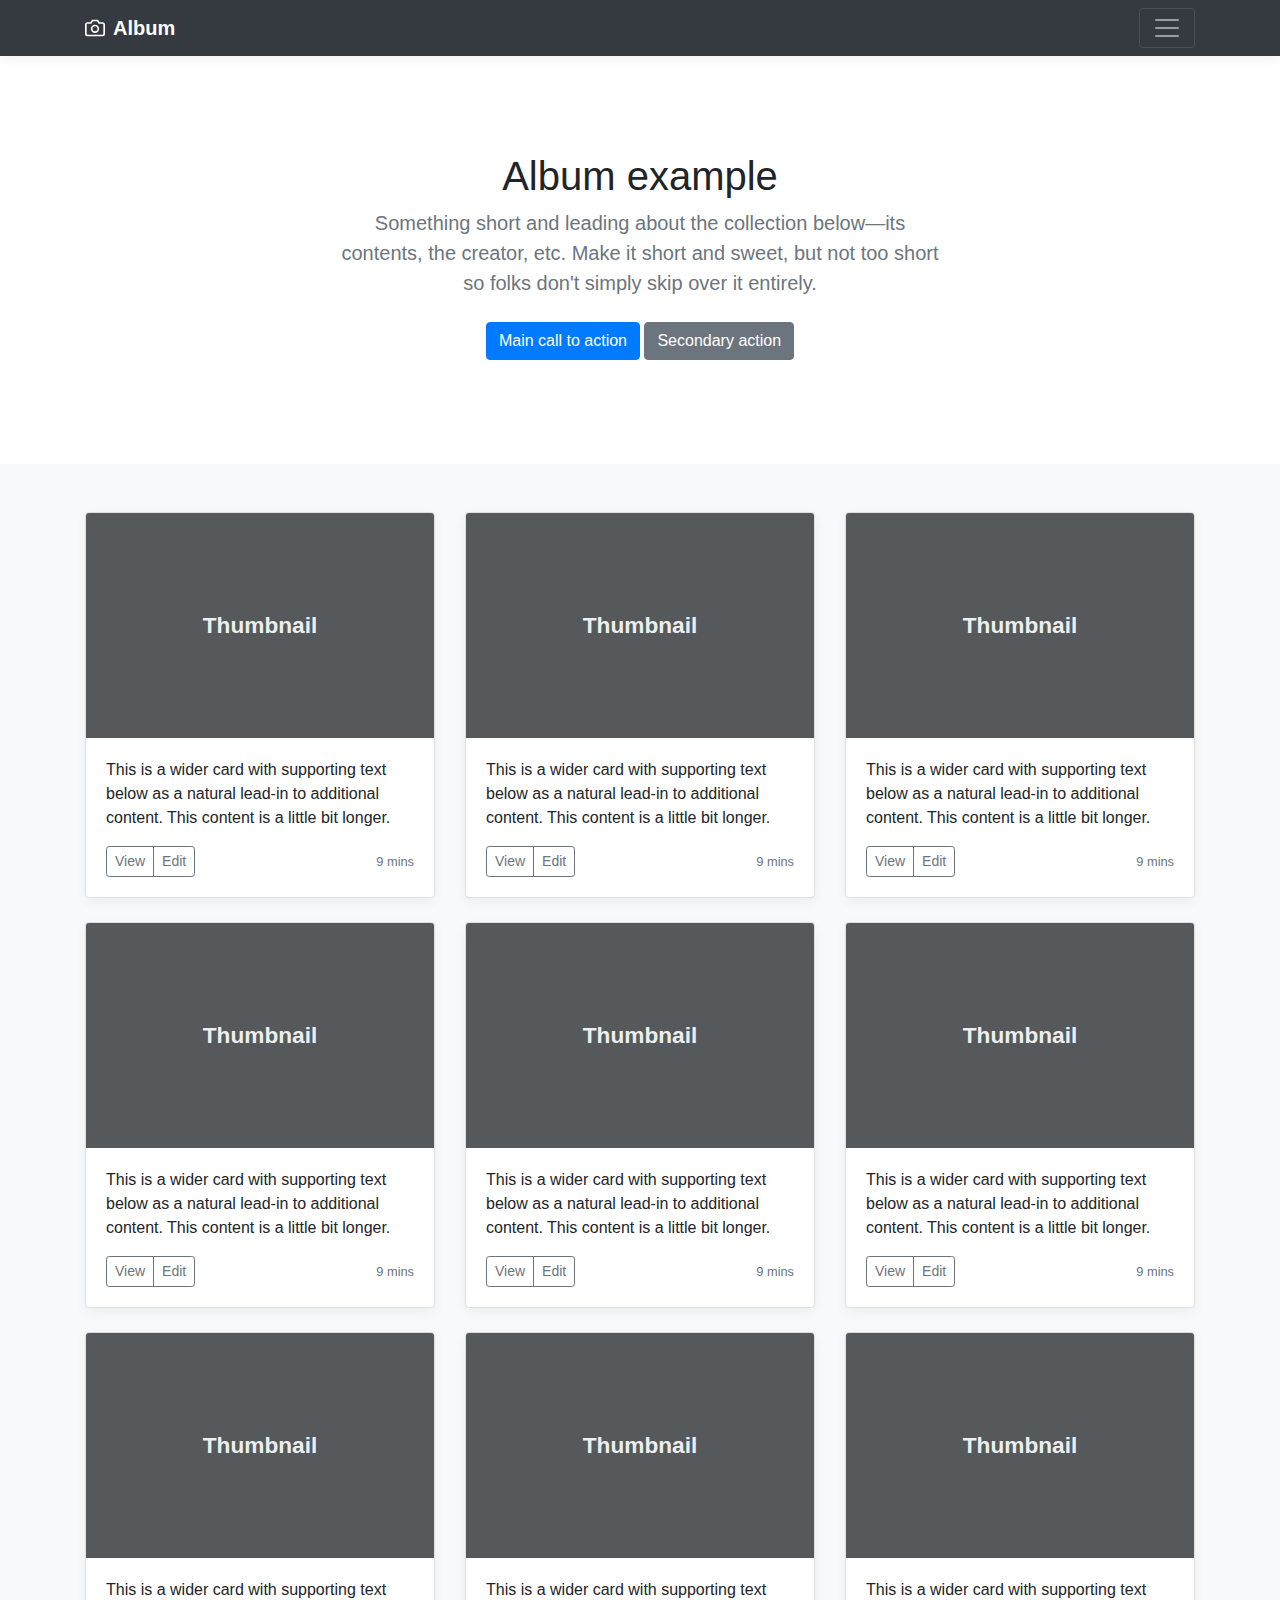
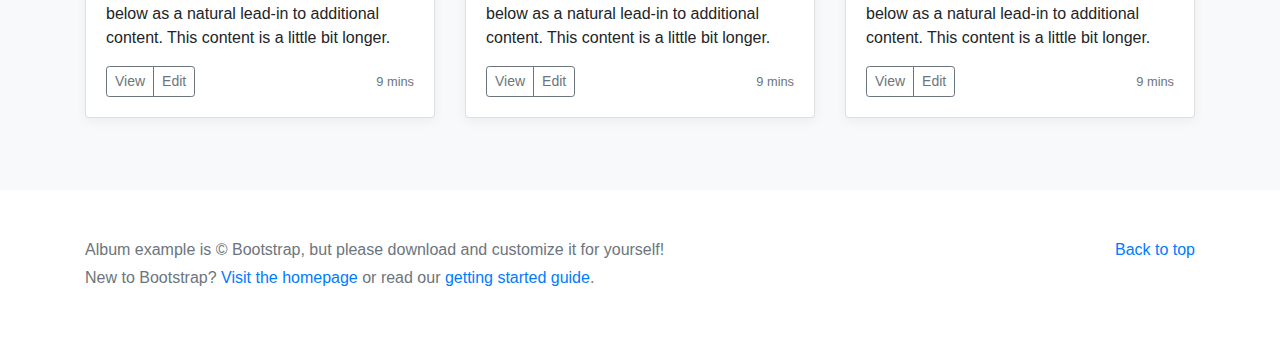
<file: bower_components/bootstrap/docs/4.1/examples/album/index.html>
<!doctype html>
<html lang="en">
  <head>
    <meta charset="utf-8">
    <meta name="viewport" content="width=device-width, initial-scale=1, shrink-to-fit=no">
    <meta name="description" content="">
    <meta name="author" content="">
    <link rel="icon" href="../../../../favicon.ico">

    <title>Album example for Bootstrap</title>

    <!-- Bootstrap core CSS -->
    <link href="../../../../dist/css/bootstrap.min.css" rel="stylesheet">

    <!-- Custom styles for this template -->
    <link href="album.css" rel="stylesheet">
  </head>

  <body>

    <header>
      <div class="collapse bg-dark" id="navbarHeader">
        <div class="container">
          <div class="row">
            <div class="col-sm-8 col-md-7 py-4">
              <h4 class="text-white">About</h4>
              <p class="text-muted">Add some information about the album below, the author, or any other background context. Make it a few sentences long so folks can pick up some informative tidbits. Then, link them off to some social networking sites or contact information.</p>
            </div>
            <div class="col-sm-4 offset-md-1 py-4">
              <h4 class="text-white">Contact</h4>
              <ul class="list-unstyled">
                <li><a href="#" class="text-white">Follow on Twitter</a></li>
                <li><a href="#" class="text-white">Like on Facebook</a></li>
                <li><a href="#" class="text-white">Email me</a></li>
              </ul>
            </div>
          </div>
        </div>
      </div>
      <div class="navbar navbar-dark bg-dark box-shadow">
        <div class="container d-flex justify-content-between">
          <a href="#" class="navbar-brand d-flex align-items-center">
            <svg xmlns="http://www.w3.org/2000/svg" width="20" height="20" viewBox="0 0 24 24" fill="none" stroke="currentColor" stroke-width="2" stroke-linecap="round" stroke-linejoin="round" class="mr-2"><path d="M23 19a2 2 0 0 1-2 2H3a2 2 0 0 1-2-2V8a2 2 0 0 1 2-2h4l2-3h6l2 3h4a2 2 0 0 1 2 2z"></path><circle cx="12" cy="13" r="4"></circle></svg>
            <strong>Album</strong>
          </a>
          <button class="navbar-toggler" type="button" data-toggle="collapse" data-target="#navbarHeader" aria-controls="navbarHeader" aria-expanded="false" aria-label="Toggle navigation">
            <span class="navbar-toggler-icon"></span>
          </button>
        </div>
      </div>
    </header>

    <main role="main">

      <section class="jumbotron text-center">
        <div class="container">
          <h1 class="jumbotron-heading">Album example</h1>
          <p class="lead text-muted">Something short and leading about the collection below—its contents, the creator, etc. Make it short and sweet, but not too short so folks don't simply skip over it entirely.</p>
          <p>
            <a href="#" class="btn btn-primary my-2">Main call to action</a>
            <a href="#" class="btn btn-secondary my-2">Secondary action</a>
          </p>
        </div>
      </section>

      <div class="album py-5 bg-light">
        <div class="container">

          <div class="row">
            <div class="col-md-4">
              <div class="card mb-4 box-shadow">
                <img class="card-img-top" data-src="holder.js/100px225?theme=thumb&bg=55595c&fg=eceeef&text=Thumbnail" alt="Card image cap">
                <div class="card-body">
                  <p class="card-text">This is a wider card with supporting text below as a natural lead-in to additional content. This content is a little bit longer.</p>
                  <div class="d-flex justify-content-between align-items-center">
                    <div class="btn-group">
                      <button type="button" class="btn btn-sm btn-outline-secondary">View</button>
                      <button type="button" class="btn btn-sm btn-outline-secondary">Edit</button>
                    </div>
                    <small class="text-muted">9 mins</small>
                  </div>
                </div>
              </div>
            </div>
            <div class="col-md-4">
              <div class="card mb-4 box-shadow">
                <img class="card-img-top" data-src="holder.js/100px225?theme=thumb&bg=55595c&fg=eceeef&text=Thumbnail" alt="Card image cap">
                <div class="card-body">
                  <p class="card-text">This is a wider card with supporting text below as a natural lead-in to additional content. This content is a little bit longer.</p>
                  <div class="d-flex justify-content-between align-items-center">
                    <div class="btn-group">
                      <button type="button" class="btn btn-sm btn-outline-secondary">View</button>
                      <button type="button" class="btn btn-sm btn-outline-secondary">Edit</button>
                    </div>
                    <small class="text-muted">9 mins</small>
                  </div>
                </div>
              </div>
            </div>
            <div class="col-md-4">
              <div class="card mb-4 box-shadow">
                <img class="card-img-top" data-src="holder.js/100px225?theme=thumb&bg=55595c&fg=eceeef&text=Thumbnail" alt="Card image cap">
                <div class="card-body">
                  <p class="card-text">This is a wider card with supporting text below as a natural lead-in to additional content. This content is a little bit longer.</p>
                  <div class="d-flex justify-content-between align-items-center">
                    <div class="btn-group">
                      <button type="button" class="btn btn-sm btn-outline-secondary">View</button>
                      <button type="button" class="btn btn-sm btn-outline-secondary">Edit</button>
                    </div>
                    <small class="text-muted">9 mins</small>
                  </div>
                </div>
              </div>
            </div>

            <div class="col-md-4">
              <div class="card mb-4 box-shadow">
                <img class="card-img-top" data-src="holder.js/100px225?theme=thumb&bg=55595c&fg=eceeef&text=Thumbnail" alt="Card image cap">
                <div class="card-body">
                  <p class="card-text">This is a wider card with supporting text below as a natural lead-in to additional content. This content is a little bit longer.</p>
                  <div class="d-flex justify-content-between align-items-center">
                    <div class="btn-group">
                      <button type="button" class="btn btn-sm btn-outline-secondary">View</button>
                      <button type="button" class="btn btn-sm btn-outline-secondary">Edit</button>
                    </div>
                    <small class="text-muted">9 mins</small>
                  </div>
                </div>
              </div>
            </div>
            <div class="col-md-4">
              <div class="card mb-4 box-shadow">
                <img class="card-img-top" data-src="holder.js/100px225?theme=thumb&bg=55595c&fg=eceeef&text=Thumbnail" alt="Card image cap">
                <div class="card-body">
                  <p class="card-text">This is a wider card with supporting text below as a natural lead-in to additional content. This content is a little bit longer.</p>
                  <div class="d-flex justify-content-between align-items-center">
                    <div class="btn-group">
                      <button type="button" class="btn btn-sm btn-outline-secondary">View</button>
                      <button type="button" class="btn btn-sm btn-outline-secondary">Edit</button>
                    </div>
                    <small class="text-muted">9 mins</small>
                  </div>
                </div>
              </div>
            </div>
            <div class="col-md-4">
              <div class="card mb-4 box-shadow">
                <img class="card-img-top" data-src="holder.js/100px225?theme=thumb&bg=55595c&fg=eceeef&text=Thumbnail" alt="Card image cap">
                <div class="card-body">
                  <p class="card-text">This is a wider card with supporting text below as a natural lead-in to additional content. This content is a little bit longer.</p>
                  <div class="d-flex justify-content-between align-items-center">
                    <div class="btn-group">
                      <button type="button" class="btn btn-sm btn-outline-secondary">View</button>
                      <button type="button" class="btn btn-sm btn-outline-secondary">Edit</button>
                    </div>
                    <small class="text-muted">9 mins</small>
                  </div>
                </div>
              </div>
            </div>

            <div class="col-md-4">
              <div class="card mb-4 box-shadow">
                <img class="card-img-top" data-src="holder.js/100px225?theme=thumb&bg=55595c&fg=eceeef&text=Thumbnail" alt="Card image cap">
                <div class="card-body">
                  <p class="card-text">This is a wider card with supporting text below as a natural lead-in to additional content. This content is a little bit longer.</p>
                  <div class="d-flex justify-content-between align-items-center">
                    <div class="btn-group">
                      <button type="button" class="btn btn-sm btn-outline-secondary">View</button>
                      <button type="button" class="btn btn-sm btn-outline-secondary">Edit</button>
                    </div>
                    <small class="text-muted">9 mins</small>
                  </div>
                </div>
              </div>
            </div>
            <div class="col-md-4">
              <div class="card mb-4 box-shadow">
                <img class="card-img-top" data-src="holder.js/100px225?theme=thumb&bg=55595c&fg=eceeef&text=Thumbnail" alt="Card image cap">
                <div class="card-body">
                  <p class="card-text">This is a wider card with supporting text below as a natural lead-in to additional content. This content is a little bit longer.</p>
                  <div class="d-flex justify-content-between align-items-center">
                    <div class="btn-group">
                      <button type="button" class="btn btn-sm btn-outline-secondary">View</button>
                      <button type="button" class="btn btn-sm btn-outline-secondary">Edit</button>
                    </div>
                    <small class="text-muted">9 mins</small>
                  </div>
                </div>
              </div>
            </div>
            <div class="col-md-4">
              <div class="card mb-4 box-shadow">
                <img class="card-img-top" data-src="holder.js/100px225?theme=thumb&bg=55595c&fg=eceeef&text=Thumbnail" alt="Card image cap">
                <div class="card-body">
                  <p class="card-text">This is a wider card with supporting text below as a natural lead-in to additional content. This content is a little bit longer.</p>
                  <div class="d-flex justify-content-between align-items-center">
                    <div class="btn-group">
                      <button type="button" class="btn btn-sm btn-outline-secondary">View</button>
                      <button type="button" class="btn btn-sm btn-outline-secondary">Edit</button>
                    </div>
                    <small class="text-muted">9 mins</small>
                  </div>
                </div>
              </div>
            </div>
          </div>
        </div>
      </div>

    </main>

    <footer class="text-muted">
      <div class="container">
        <p class="float-right">
          <a href="#">Back to top</a>
        </p>
        <p>Album example is &copy; Bootstrap, but please download and customize it for yourself!</p>
        <p>New to Bootstrap? <a href="../../">Visit the homepage</a> or read our <a href="../../getting-started/">getting started guide</a>.</p>
      </div>
    </footer>

    <!-- Bootstrap core JavaScript
    ================================================== -->
    <!-- Placed at the end of the document so the pages load faster -->
    <script src="https://code.jquery.com/jquery-3.3.1.slim.min.js" integrity="sha384-q8i/X+965DzO0rT7abK41JStQIAqVgRVzpbzo5smXKp4YfRvH+8abtTE1Pi6jizo" crossorigin="anonymous"></script>
    <script>window.jQuery || document.write('<script src="../../../../assets/js/vendor/jquery-slim.min.js"><\/script>')</script>
    <script src="../../../../assets/js/vendor/popper.min.js"></script>
    <script src="../../../../dist/js/bootstrap.min.js"></script>
    <script src="../../../../assets/js/vendor/holder.min.js"></script>
  </body>
</html>
</file>
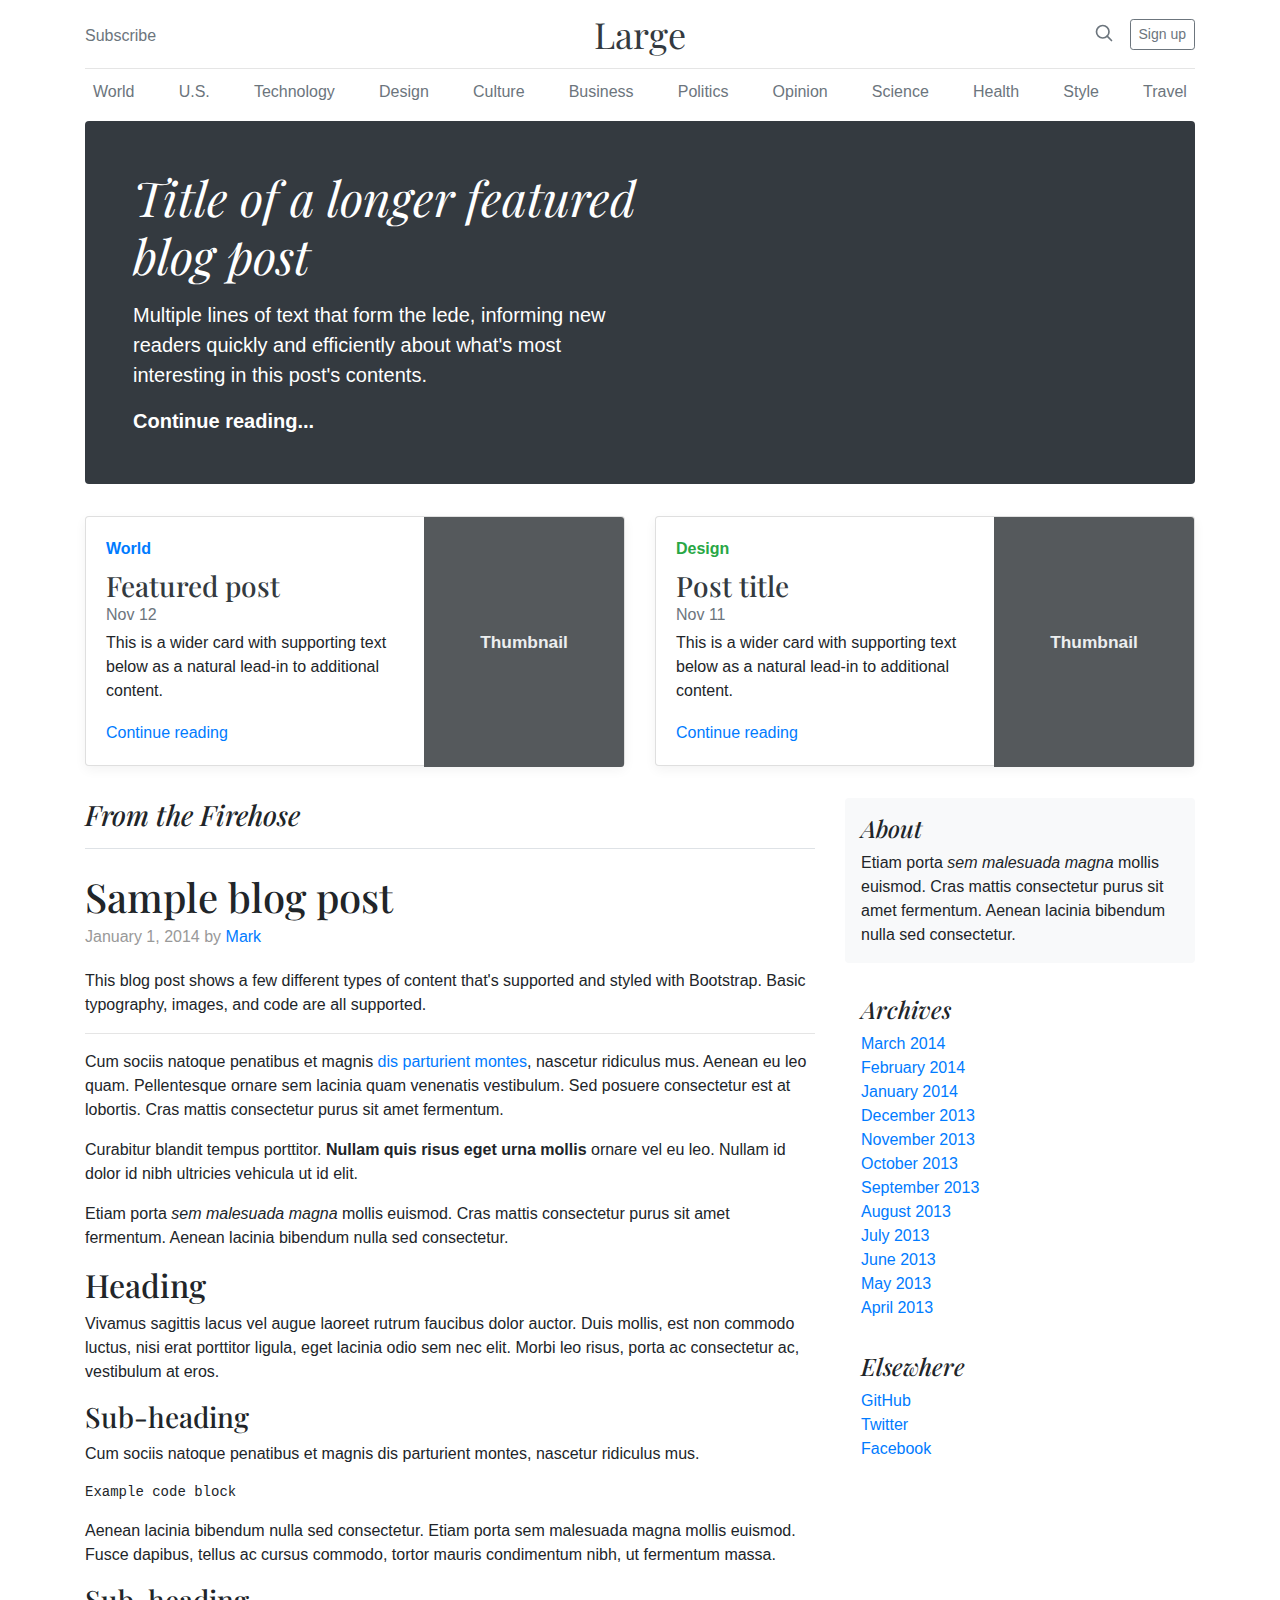
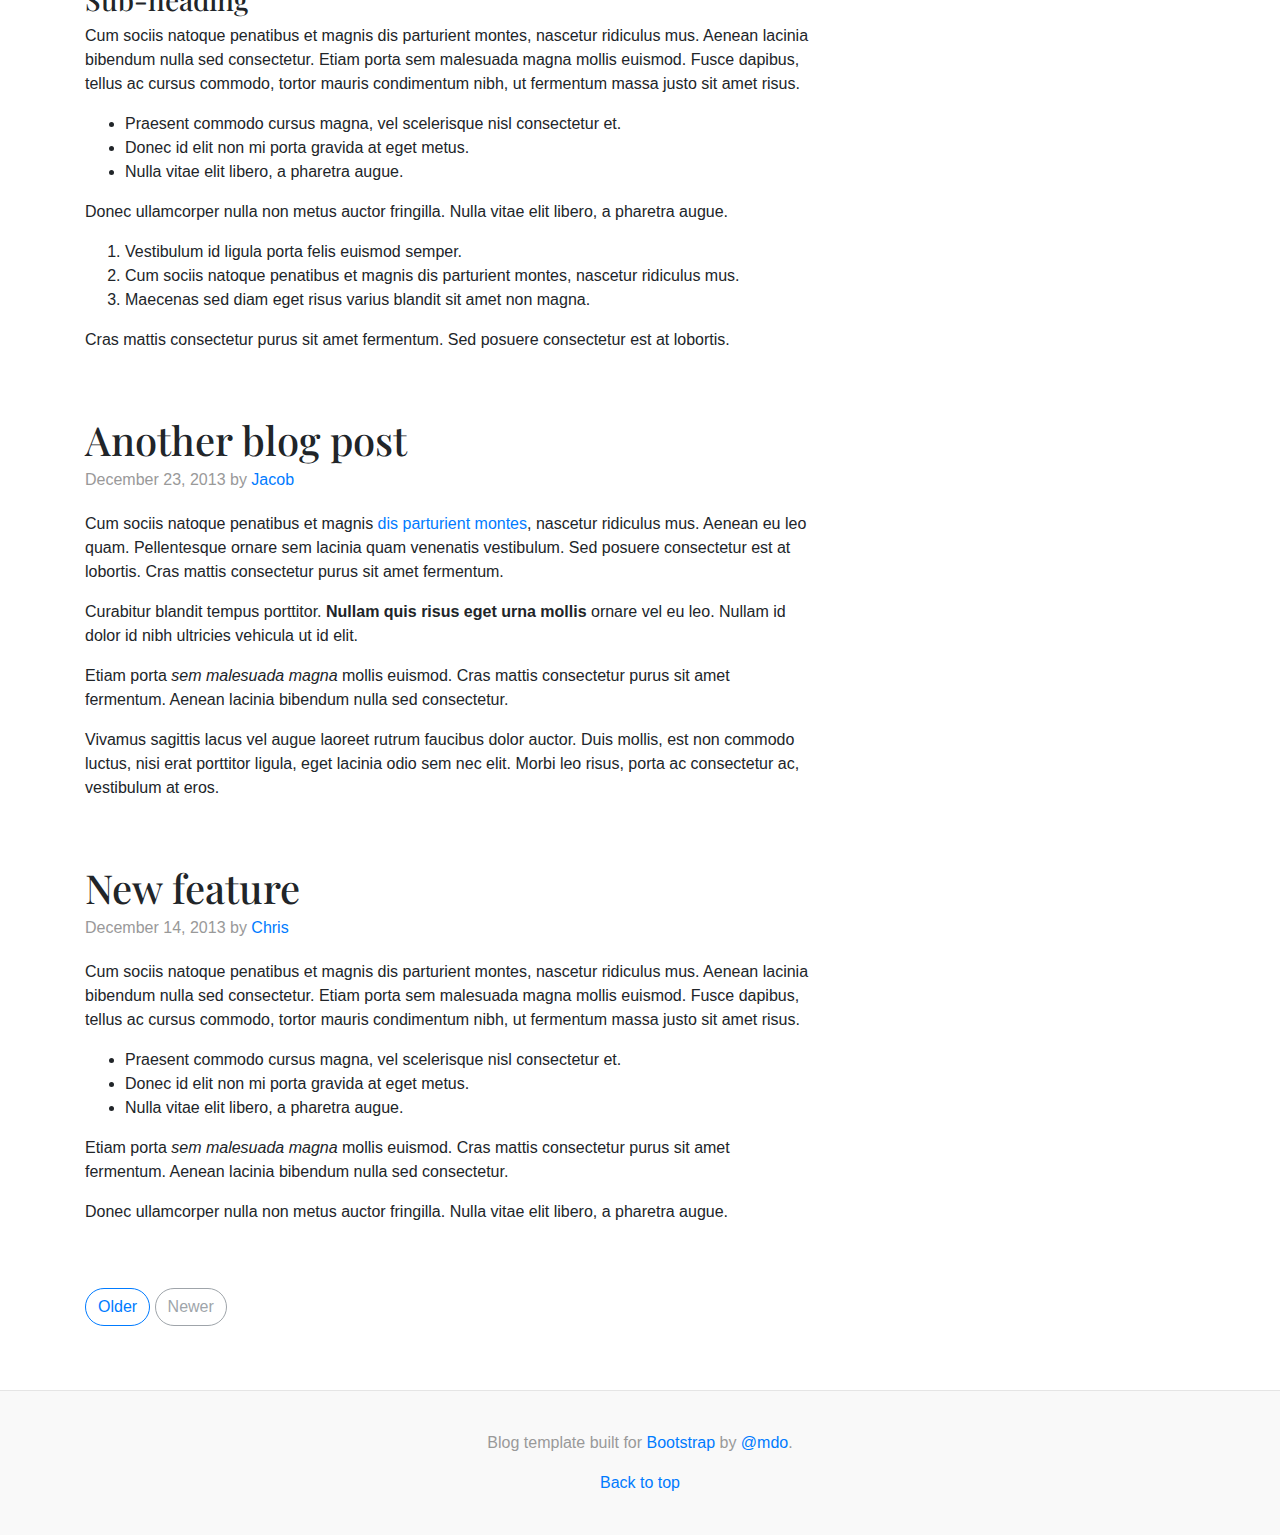
<file: bower_components/bootstrap/docs/4.1/examples/blog/index.html>
<!doctype html>
<html lang="en">
  <head>
    <meta charset="utf-8">
    <meta name="viewport" content="width=device-width, initial-scale=1, shrink-to-fit=no">
    <meta name="description" content="">
    <meta name="author" content="">
    <link rel="icon" href="../../../../favicon.ico">

    <title>Blog Template for Bootstrap</title>

    <!-- Bootstrap core CSS -->
    <link href="../../../../dist/css/bootstrap.min.css" rel="stylesheet">

    <!-- Custom styles for this template -->
    <link href="https://fonts.googleapis.com/css?family=Playfair+Display:700,900" rel="stylesheet">
    <link href="blog.css" rel="stylesheet">
  </head>

  <body>

    <div class="container">
      <header class="blog-header py-3">
        <div class="row flex-nowrap justify-content-between align-items-center">
          <div class="col-4 pt-1">
            <a class="text-muted" href="#">Subscribe</a>
          </div>
          <div class="col-4 text-center">
            <a class="blog-header-logo text-dark" href="#">Large</a>
          </div>
          <div class="col-4 d-flex justify-content-end align-items-center">
            <a class="text-muted" href="#">
              <svg xmlns="http://www.w3.org/2000/svg" width="20" height="20" viewBox="0 0 24 24" fill="none" stroke="currentColor" stroke-width="2" stroke-linecap="round" stroke-linejoin="round" class="mx-3"><circle cx="10.5" cy="10.5" r="7.5"></circle><line x1="21" y1="21" x2="15.8" y2="15.8"></line></svg>
            </a>
            <a class="btn btn-sm btn-outline-secondary" href="#">Sign up</a>
          </div>
        </div>
      </header>

      <div class="nav-scroller py-1 mb-2">
        <nav class="nav d-flex justify-content-between">
          <a class="p-2 text-muted" href="#">World</a>
          <a class="p-2 text-muted" href="#">U.S.</a>
          <a class="p-2 text-muted" href="#">Technology</a>
          <a class="p-2 text-muted" href="#">Design</a>
          <a class="p-2 text-muted" href="#">Culture</a>
          <a class="p-2 text-muted" href="#">Business</a>
          <a class="p-2 text-muted" href="#">Politics</a>
          <a class="p-2 text-muted" href="#">Opinion</a>
          <a class="p-2 text-muted" href="#">Science</a>
          <a class="p-2 text-muted" href="#">Health</a>
          <a class="p-2 text-muted" href="#">Style</a>
          <a class="p-2 text-muted" href="#">Travel</a>
        </nav>
      </div>

      <div class="jumbotron p-3 p-md-5 text-white rounded bg-dark">
        <div class="col-md-6 px-0">
          <h1 class="display-4 font-italic">Title of a longer featured blog post</h1>
          <p class="lead my-3">Multiple lines of text that form the lede, informing new readers quickly and efficiently about what's most interesting in this post's contents.</p>
          <p class="lead mb-0"><a href="#" class="text-white font-weight-bold">Continue reading...</a></p>
        </div>
      </div>

      <div class="row mb-2">
        <div class="col-md-6">
          <div class="card flex-md-row mb-4 box-shadow h-md-250">
            <div class="card-body d-flex flex-column align-items-start">
              <strong class="d-inline-block mb-2 text-primary">World</strong>
              <h3 class="mb-0">
                <a class="text-dark" href="#">Featured post</a>
              </h3>
              <div class="mb-1 text-muted">Nov 12</div>
              <p class="card-text mb-auto">This is a wider card with supporting text below as a natural lead-in to additional content.</p>
              <a href="#">Continue reading</a>
            </div>
            <img class="card-img-right flex-auto d-none d-lg-block" data-src="holder.js/200x250?theme=thumb" alt="Card image cap">
          </div>
        </div>
        <div class="col-md-6">
          <div class="card flex-md-row mb-4 box-shadow h-md-250">
            <div class="card-body d-flex flex-column align-items-start">
              <strong class="d-inline-block mb-2 text-success">Design</strong>
              <h3 class="mb-0">
                <a class="text-dark" href="#">Post title</a>
              </h3>
              <div class="mb-1 text-muted">Nov 11</div>
              <p class="card-text mb-auto">This is a wider card with supporting text below as a natural lead-in to additional content.</p>
              <a href="#">Continue reading</a>
            </div>
            <img class="card-img-right flex-auto d-none d-lg-block" data-src="holder.js/200x250?theme=thumb" alt="Card image cap">
          </div>
        </div>
      </div>
    </div>

    <main role="main" class="container">
      <div class="row">
        <div class="col-md-8 blog-main">
          <h3 class="pb-3 mb-4 font-italic border-bottom">
            From the Firehose
          </h3>

          <div class="blog-post">
            <h2 class="blog-post-title">Sample blog post</h2>
            <p class="blog-post-meta">January 1, 2014 by <a href="#">Mark</a></p>

            <p>This blog post shows a few different types of content that's supported and styled with Bootstrap. Basic typography, images, and code are all supported.</p>
            <hr>
            <p>Cum sociis natoque penatibus et magnis <a href="#">dis parturient montes</a>, nascetur ridiculus mus. Aenean eu leo quam. Pellentesque ornare sem lacinia quam venenatis vestibulum. Sed posuere consectetur est at lobortis. Cras mattis consectetur purus sit amet fermentum.</p>
            <blockquote>
              <p>Curabitur blandit tempus porttitor. <strong>Nullam quis risus eget urna mollis</strong> ornare vel eu leo. Nullam id dolor id nibh ultricies vehicula ut id elit.</p>
            </blockquote>
            <p>Etiam porta <em>sem malesuada magna</em> mollis euismod. Cras mattis consectetur purus sit amet fermentum. Aenean lacinia bibendum nulla sed consectetur.</p>
            <h2>Heading</h2>
            <p>Vivamus sagittis lacus vel augue laoreet rutrum faucibus dolor auctor. Duis mollis, est non commodo luctus, nisi erat porttitor ligula, eget lacinia odio sem nec elit. Morbi leo risus, porta ac consectetur ac, vestibulum at eros.</p>
            <h3>Sub-heading</h3>
            <p>Cum sociis natoque penatibus et magnis dis parturient montes, nascetur ridiculus mus.</p>
            <pre><code>Example code block</code></pre>
            <p>Aenean lacinia bibendum nulla sed consectetur. Etiam porta sem malesuada magna mollis euismod. Fusce dapibus, tellus ac cursus commodo, tortor mauris condimentum nibh, ut fermentum massa.</p>
            <h3>Sub-heading</h3>
            <p>Cum sociis natoque penatibus et magnis dis parturient montes, nascetur ridiculus mus. Aenean lacinia bibendum nulla sed consectetur. Etiam porta sem malesuada magna mollis euismod. Fusce dapibus, tellus ac cursus commodo, tortor mauris condimentum nibh, ut fermentum massa justo sit amet risus.</p>
            <ul>
              <li>Praesent commodo cursus magna, vel scelerisque nisl consectetur et.</li>
              <li>Donec id elit non mi porta gravida at eget metus.</li>
              <li>Nulla vitae elit libero, a pharetra augue.</li>
            </ul>
            <p>Donec ullamcorper nulla non metus auctor fringilla. Nulla vitae elit libero, a pharetra augue.</p>
            <ol>
              <li>Vestibulum id ligula porta felis euismod semper.</li>
              <li>Cum sociis natoque penatibus et magnis dis parturient montes, nascetur ridiculus mus.</li>
              <li>Maecenas sed diam eget risus varius blandit sit amet non magna.</li>
            </ol>
            <p>Cras mattis consectetur purus sit amet fermentum. Sed posuere consectetur est at lobortis.</p>
          </div><!-- /.blog-post -->

          <div class="blog-post">
            <h2 class="blog-post-title">Another blog post</h2>
            <p class="blog-post-meta">December 23, 2013 by <a href="#">Jacob</a></p>

            <p>Cum sociis natoque penatibus et magnis <a href="#">dis parturient montes</a>, nascetur ridiculus mus. Aenean eu leo quam. Pellentesque ornare sem lacinia quam venenatis vestibulum. Sed posuere consectetur est at lobortis. Cras mattis consectetur purus sit amet fermentum.</p>
            <blockquote>
              <p>Curabitur blandit tempus porttitor. <strong>Nullam quis risus eget urna mollis</strong> ornare vel eu leo. Nullam id dolor id nibh ultricies vehicula ut id elit.</p>
            </blockquote>
            <p>Etiam porta <em>sem malesuada magna</em> mollis euismod. Cras mattis consectetur purus sit amet fermentum. Aenean lacinia bibendum nulla sed consectetur.</p>
            <p>Vivamus sagittis lacus vel augue laoreet rutrum faucibus dolor auctor. Duis mollis, est non commodo luctus, nisi erat porttitor ligula, eget lacinia odio sem nec elit. Morbi leo risus, porta ac consectetur ac, vestibulum at eros.</p>
          </div><!-- /.blog-post -->

          <div class="blog-post">
            <h2 class="blog-post-title">New feature</h2>
            <p class="blog-post-meta">December 14, 2013 by <a href="#">Chris</a></p>

            <p>Cum sociis natoque penatibus et magnis dis parturient montes, nascetur ridiculus mus. Aenean lacinia bibendum nulla sed consectetur. Etiam porta sem malesuada magna mollis euismod. Fusce dapibus, tellus ac cursus commodo, tortor mauris condimentum nibh, ut fermentum massa justo sit amet risus.</p>
            <ul>
              <li>Praesent commodo cursus magna, vel scelerisque nisl consectetur et.</li>
              <li>Donec id elit non mi porta gravida at eget metus.</li>
              <li>Nulla vitae elit libero, a pharetra augue.</li>
            </ul>
            <p>Etiam porta <em>sem malesuada magna</em> mollis euismod. Cras mattis consectetur purus sit amet fermentum. Aenean lacinia bibendum nulla sed consectetur.</p>
            <p>Donec ullamcorper nulla non metus auctor fringilla. Nulla vitae elit libero, a pharetra augue.</p>
          </div><!-- /.blog-post -->

          <nav class="blog-pagination">
            <a class="btn btn-outline-primary" href="#">Older</a>
            <a class="btn btn-outline-secondary disabled" href="#">Newer</a>
          </nav>

        </div><!-- /.blog-main -->

        <aside class="col-md-4 blog-sidebar">
          <div class="p-3 mb-3 bg-light rounded">
            <h4 class="font-italic">About</h4>
            <p class="mb-0">Etiam porta <em>sem malesuada magna</em> mollis euismod. Cras mattis consectetur purus sit amet fermentum. Aenean lacinia bibendum nulla sed consectetur.</p>
          </div>

          <div class="p-3">
            <h4 class="font-italic">Archives</h4>
            <ol class="list-unstyled mb-0">
              <li><a href="#">March 2014</a></li>
              <li><a href="#">February 2014</a></li>
              <li><a href="#">January 2014</a></li>
              <li><a href="#">December 2013</a></li>
              <li><a href="#">November 2013</a></li>
              <li><a href="#">October 2013</a></li>
              <li><a href="#">September 2013</a></li>
              <li><a href="#">August 2013</a></li>
              <li><a href="#">July 2013</a></li>
              <li><a href="#">June 2013</a></li>
              <li><a href="#">May 2013</a></li>
              <li><a href="#">April 2013</a></li>
            </ol>
          </div>

          <div class="p-3">
            <h4 class="font-italic">Elsewhere</h4>
            <ol class="list-unstyled">
              <li><a href="#">GitHub</a></li>
              <li><a href="#">Twitter</a></li>
              <li><a href="#">Facebook</a></li>
            </ol>
          </div>
        </aside><!-- /.blog-sidebar -->

      </div><!-- /.row -->

    </main><!-- /.container -->

    <footer class="blog-footer">
      <p>Blog template built for <a href="https://getbootstrap.com/">Bootstrap</a> by <a href="https://twitter.com/mdo">@mdo</a>.</p>
      <p>
        <a href="#">Back to top</a>
      </p>
    </footer>

    <!-- Bootstrap core JavaScript
    ================================================== -->
    <!-- Placed at the end of the document so the pages load faster -->
    <script src="https://code.jquery.com/jquery-3.3.1.slim.min.js" integrity="sha384-q8i/X+965DzO0rT7abK41JStQIAqVgRVzpbzo5smXKp4YfRvH+8abtTE1Pi6jizo" crossorigin="anonymous"></script>
    <script>window.jQuery || document.write('<script src="../../../../assets/js/vendor/jquery-slim.min.js"><\/script>')</script>
    <script src="../../../../assets/js/vendor/popper.min.js"></script>
    <script src="../../../../dist/js/bootstrap.min.js"></script>
    <script src="../../../../assets/js/vendor/holder.min.js"></script>
    <script>
      Holder.addTheme('thumb', {
        bg: '#55595c',
        fg: '#eceeef',
        text: 'Thumbnail'
      });
    </script>
  </body>
</html>
</file>
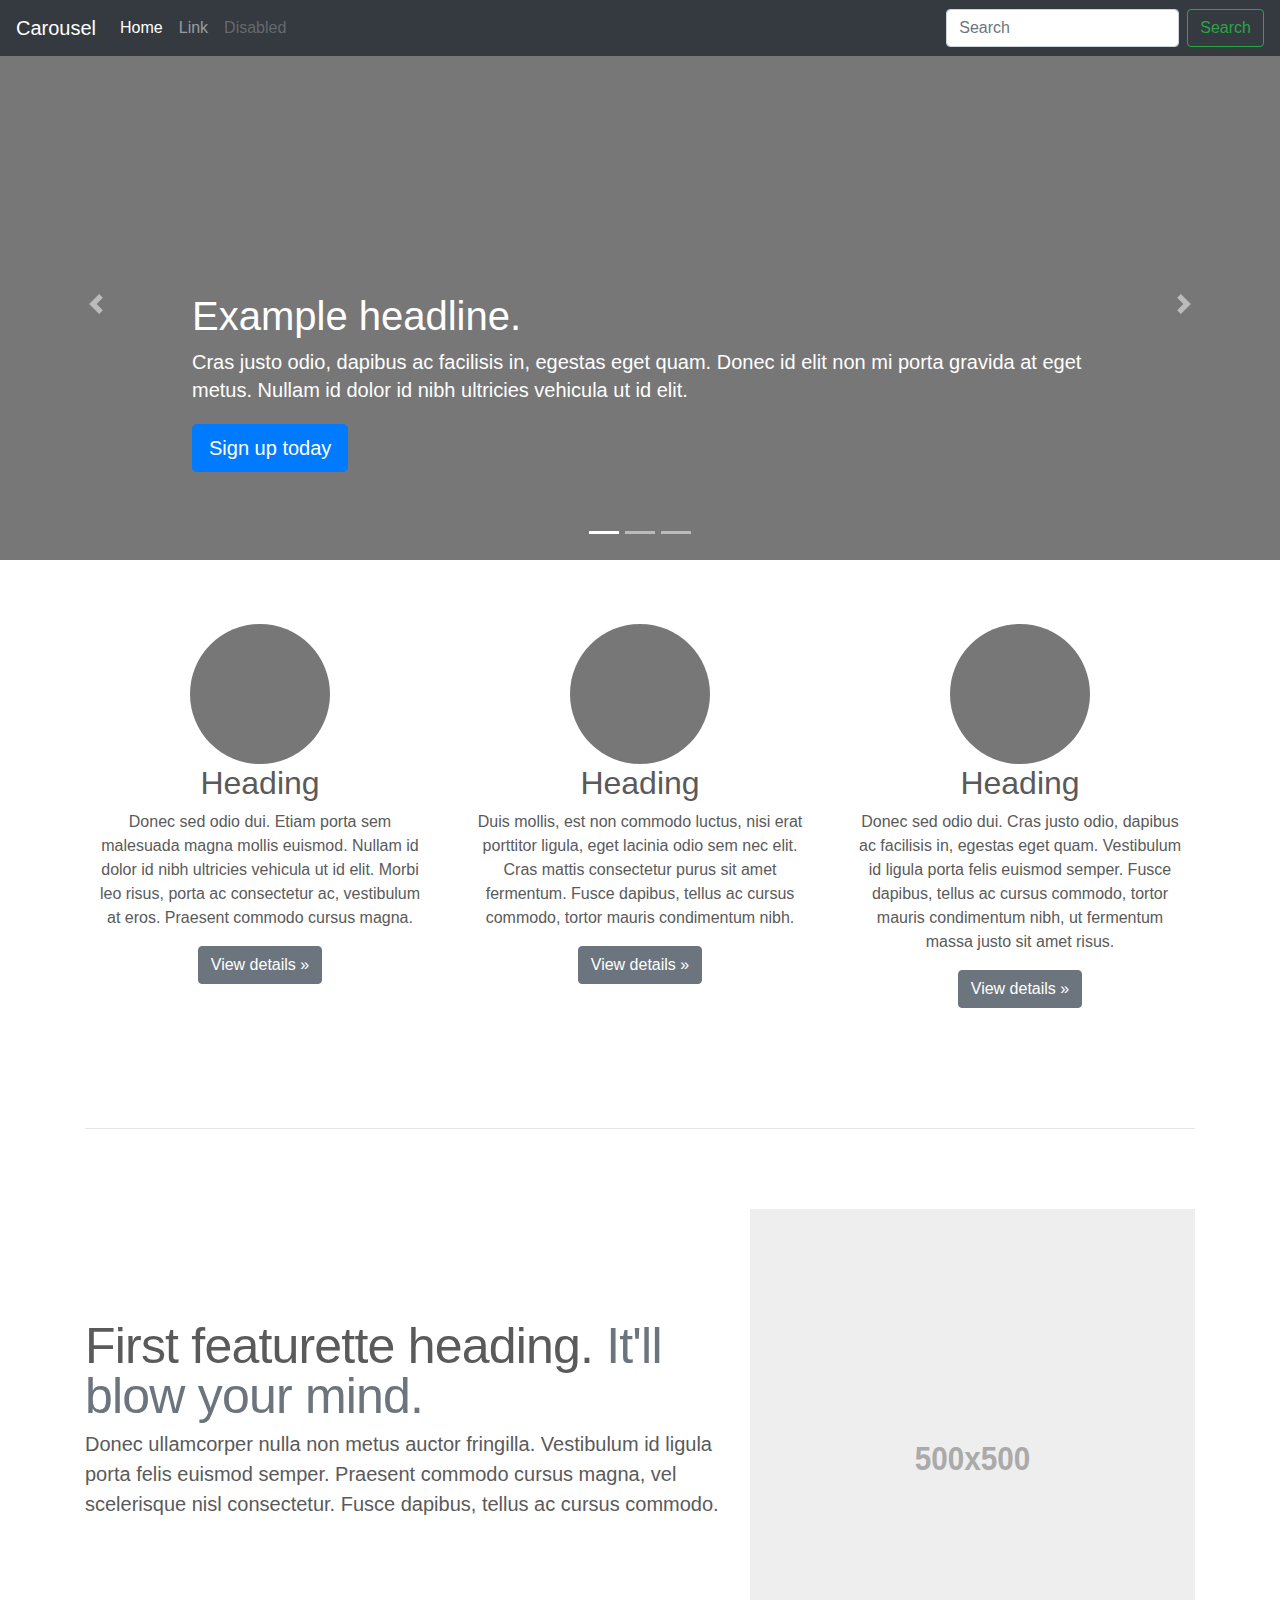
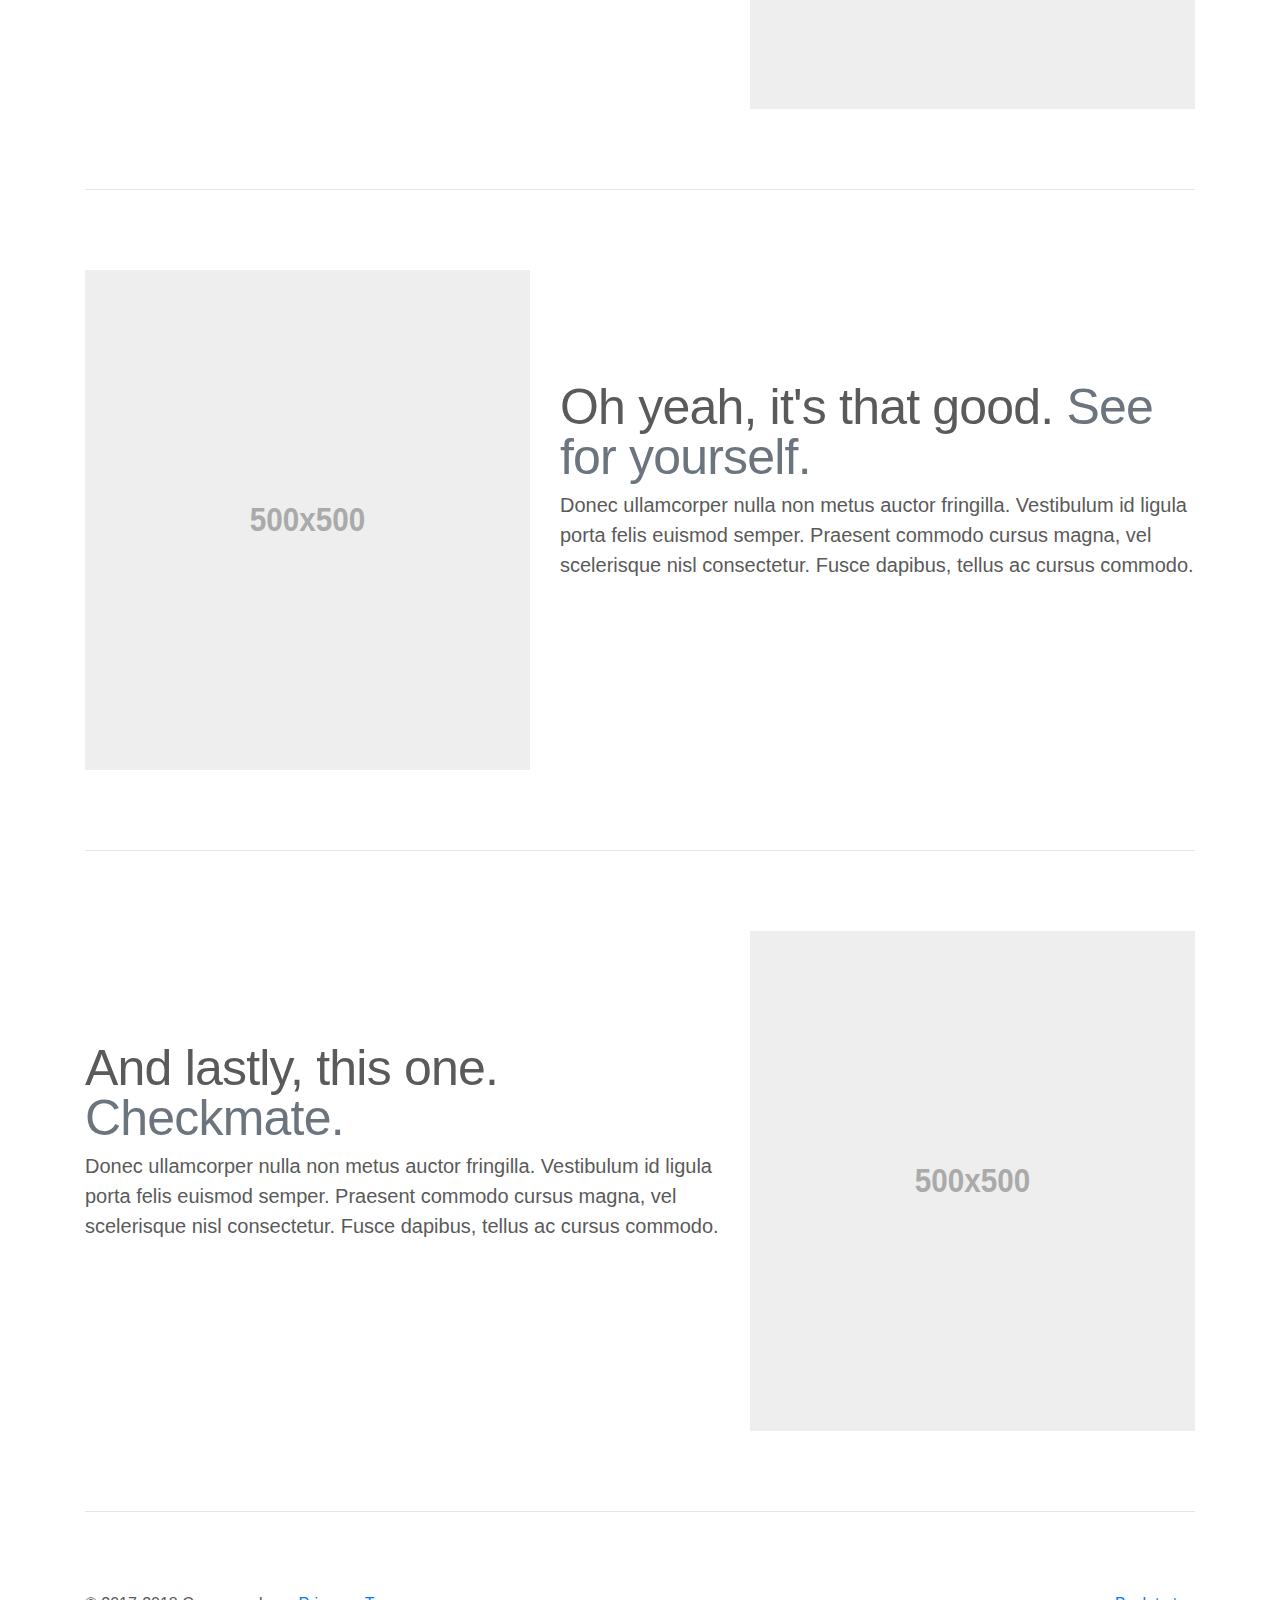
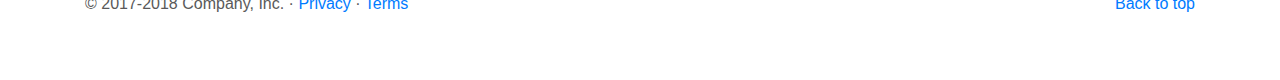
<file: bower_components/bootstrap/docs/4.1/examples/carousel/index.html>
<!doctype html>
<html lang="en">
  <head>
    <meta charset="utf-8">
    <meta name="viewport" content="width=device-width, initial-scale=1, shrink-to-fit=no">
    <meta name="description" content="">
    <meta name="author" content="">
    <link rel="icon" href="../../../../favicon.ico">

    <title>Carousel Template for Bootstrap</title>

    <!-- Bootstrap core CSS -->
    <link href="../../../../dist/css/bootstrap.min.css" rel="stylesheet">

    <!-- Custom styles for this template -->
    <link href="carousel.css" rel="stylesheet">
  </head>
  <body>

    <header>
      <nav class="navbar navbar-expand-md navbar-dark fixed-top bg-dark">
        <a class="navbar-brand" href="#">Carousel</a>
        <button class="navbar-toggler" type="button" data-toggle="collapse" data-target="#navbarCollapse" aria-controls="navbarCollapse" aria-expanded="false" aria-label="Toggle navigation">
          <span class="navbar-toggler-icon"></span>
        </button>
        <div class="collapse navbar-collapse" id="navbarCollapse">
          <ul class="navbar-nav mr-auto">
            <li class="nav-item active">
              <a class="nav-link" href="#">Home <span class="sr-only">(current)</span></a>
            </li>
            <li class="nav-item">
              <a class="nav-link" href="#">Link</a>
            </li>
            <li class="nav-item">
              <a class="nav-link disabled" href="#">Disabled</a>
            </li>
          </ul>
          <form class="form-inline mt-2 mt-md-0">
            <input class="form-control mr-sm-2" type="text" placeholder="Search" aria-label="Search">
            <button class="btn btn-outline-success my-2 my-sm-0" type="submit">Search</button>
          </form>
        </div>
      </nav>
    </header>

    <main role="main">

      <div id="myCarousel" class="carousel slide" data-ride="carousel">
        <ol class="carousel-indicators">
          <li data-target="#myCarousel" data-slide-to="0" class="active"></li>
          <li data-target="#myCarousel" data-slide-to="1"></li>
          <li data-target="#myCarousel" data-slide-to="2"></li>
        </ol>
        <div class="carousel-inner">
          <div class="carousel-item active">
            <img class="first-slide" src="[data-uri]" alt="First slide">
            <div class="container">
              <div class="carousel-caption text-left">
                <h1>Example headline.</h1>
                <p>Cras justo odio, dapibus ac facilisis in, egestas eget quam. Donec id elit non mi porta gravida at eget metus. Nullam id dolor id nibh ultricies vehicula ut id elit.</p>
                <p><a class="btn btn-lg btn-primary" href="#" role="button">Sign up today</a></p>
              </div>
            </div>
          </div>
          <div class="carousel-item">
            <img class="second-slide" src="[data-uri]" alt="Second slide">
            <div class="container">
              <div class="carousel-caption">
                <h1>Another example headline.</h1>
                <p>Cras justo odio, dapibus ac facilisis in, egestas eget quam. Donec id elit non mi porta gravida at eget metus. Nullam id dolor id nibh ultricies vehicula ut id elit.</p>
                <p><a class="btn btn-lg btn-primary" href="#" role="button">Learn more</a></p>
              </div>
            </div>
          </div>
          <div class="carousel-item">
            <img class="third-slide" src="[data-uri]" alt="Third slide">
            <div class="container">
              <div class="carousel-caption text-right">
                <h1>One more for good measure.</h1>
                <p>Cras justo odio, dapibus ac facilisis in, egestas eget quam. Donec id elit non mi porta gravida at eget metus. Nullam id dolor id nibh ultricies vehicula ut id elit.</p>
                <p><a class="btn btn-lg btn-primary" href="#" role="button">Browse gallery</a></p>
              </div>
            </div>
          </div>
        </div>
        <a class="carousel-control-prev" href="#myCarousel" role="button" data-slide="prev">
          <span class="carousel-control-prev-icon" aria-hidden="true"></span>
          <span class="sr-only">Previous</span>
        </a>
        <a class="carousel-control-next" href="#myCarousel" role="button" data-slide="next">
          <span class="carousel-control-next-icon" aria-hidden="true"></span>
          <span class="sr-only">Next</span>
        </a>
      </div>


      <!-- Marketing messaging and featurettes
      ================================================== -->
      <!-- Wrap the rest of the page in another container to center all the content. -->

      <div class="container marketing">

        <!-- Three columns of text below the carousel -->
        <div class="row">
          <div class="col-lg-4">
            <img class="rounded-circle" src="[data-uri]" alt="Generic placeholder image" width="140" height="140">
            <h2>Heading</h2>
            <p>Donec sed odio dui. Etiam porta sem malesuada magna mollis euismod. Nullam id dolor id nibh ultricies vehicula ut id elit. Morbi leo risus, porta ac consectetur ac, vestibulum at eros. Praesent commodo cursus magna.</p>
            <p><a class="btn btn-secondary" href="#" role="button">View details &raquo;</a></p>
          </div><!-- /.col-lg-4 -->
          <div class="col-lg-4">
            <img class="rounded-circle" src="[data-uri]" alt="Generic placeholder image" width="140" height="140">
            <h2>Heading</h2>
            <p>Duis mollis, est non commodo luctus, nisi erat porttitor ligula, eget lacinia odio sem nec elit. Cras mattis consectetur purus sit amet fermentum. Fusce dapibus, tellus ac cursus commodo, tortor mauris condimentum nibh.</p>
            <p><a class="btn btn-secondary" href="#" role="button">View details &raquo;</a></p>
          </div><!-- /.col-lg-4 -->
          <div class="col-lg-4">
            <img class="rounded-circle" src="[data-uri]" alt="Generic placeholder image" width="140" height="140">
            <h2>Heading</h2>
            <p>Donec sed odio dui. Cras justo odio, dapibus ac facilisis in, egestas eget quam. Vestibulum id ligula porta felis euismod semper. Fusce dapibus, tellus ac cursus commodo, tortor mauris condimentum nibh, ut fermentum massa justo sit amet risus.</p>
            <p><a class="btn btn-secondary" href="#" role="button">View details &raquo;</a></p>
          </div><!-- /.col-lg-4 -->
        </div><!-- /.row -->


        <!-- START THE FEATURETTES -->

        <hr class="featurette-divider">

        <div class="row featurette">
          <div class="col-md-7">
            <h2 class="featurette-heading">First featurette heading. <span class="text-muted">It'll blow your mind.</span></h2>
            <p class="lead">Donec ullamcorper nulla non metus auctor fringilla. Vestibulum id ligula porta felis euismod semper. Praesent commodo cursus magna, vel scelerisque nisl consectetur. Fusce dapibus, tellus ac cursus commodo.</p>
          </div>
          <div class="col-md-5">
            <img class="featurette-image img-fluid mx-auto" data-src="holder.js/500x500/auto" alt="Generic placeholder image">
          </div>
        </div>

        <hr class="featurette-divider">

        <div class="row featurette">
          <div class="col-md-7 order-md-2">
            <h2 class="featurette-heading">Oh yeah, it's that good. <span class="text-muted">See for yourself.</span></h2>
            <p class="lead">Donec ullamcorper nulla non metus auctor fringilla. Vestibulum id ligula porta felis euismod semper. Praesent commodo cursus magna, vel scelerisque nisl consectetur. Fusce dapibus, tellus ac cursus commodo.</p>
          </div>
          <div class="col-md-5 order-md-1">
            <img class="featurette-image img-fluid mx-auto" data-src="holder.js/500x500/auto" alt="Generic placeholder image">
          </div>
        </div>

        <hr class="featurette-divider">

        <div class="row featurette">
          <div class="col-md-7">
            <h2 class="featurette-heading">And lastly, this one. <span class="text-muted">Checkmate.</span></h2>
            <p class="lead">Donec ullamcorper nulla non metus auctor fringilla. Vestibulum id ligula porta felis euismod semper. Praesent commodo cursus magna, vel scelerisque nisl consectetur. Fusce dapibus, tellus ac cursus commodo.</p>
          </div>
          <div class="col-md-5">
            <img class="featurette-image img-fluid mx-auto" data-src="holder.js/500x500/auto" alt="Generic placeholder image">
          </div>
        </div>

        <hr class="featurette-divider">

        <!-- /END THE FEATURETTES -->

      </div><!-- /.container -->


      <!-- FOOTER -->
      <footer class="container">
        <p class="float-right"><a href="#">Back to top</a></p>
        <p>&copy; 2017-2018 Company, Inc. &middot; <a href="#">Privacy</a> &middot; <a href="#">Terms</a></p>
      </footer>
    </main>

    <!-- Bootstrap core JavaScript
    ================================================== -->
    <!-- Placed at the end of the document so the pages load faster -->
    <script src="https://code.jquery.com/jquery-3.3.1.slim.min.js" integrity="sha384-q8i/X+965DzO0rT7abK41JStQIAqVgRVzpbzo5smXKp4YfRvH+8abtTE1Pi6jizo" crossorigin="anonymous"></script>
    <script>window.jQuery || document.write('<script src="../../../../assets/js/vendor/jquery-slim.min.js"><\/script>')</script>
    <script src="../../../../assets/js/vendor/popper.min.js"></script>
    <script src="../../../../dist/js/bootstrap.min.js"></script>
    <!-- Just to make our placeholder images work. Don't actually copy the next line! -->
    <script src="../../../../assets/js/vendor/holder.min.js"></script>
  </body>
</html>
</file>
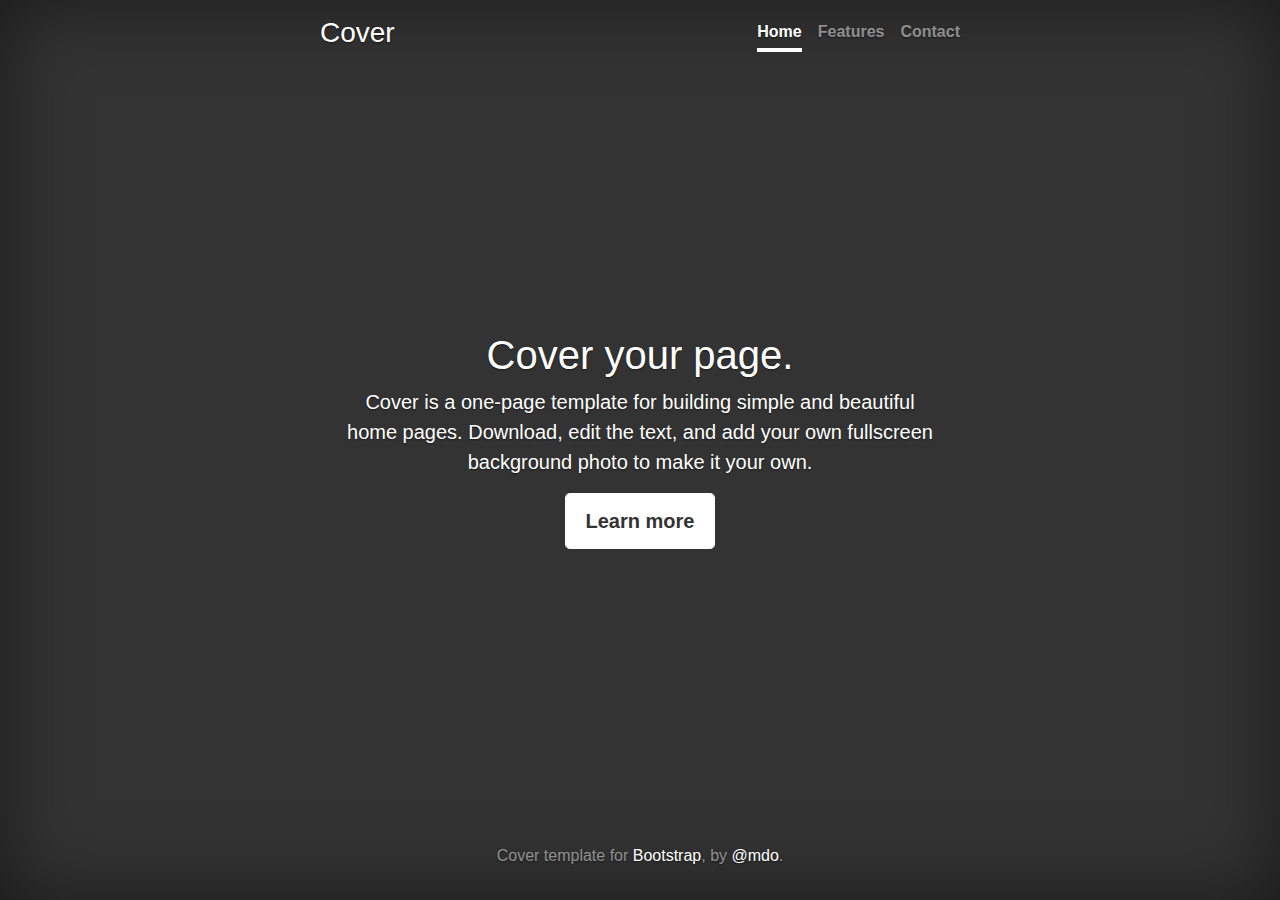
<file: bower_components/bootstrap/docs/4.1/examples/cover/index.html>
<!doctype html>
<html lang="en">
  <head>
    <meta charset="utf-8">
    <meta name="viewport" content="width=device-width, initial-scale=1, shrink-to-fit=no">
    <meta name="description" content="">
    <meta name="author" content="">
    <link rel="icon" href="../../../../favicon.ico">

    <title>Cover Template for Bootstrap</title>

    <!-- Bootstrap core CSS -->
    <link href="../../../../dist/css/bootstrap.min.css" rel="stylesheet">

    <!-- Custom styles for this template -->
    <link href="cover.css" rel="stylesheet">
  </head>

  <body class="text-center">

    <div class="cover-container d-flex w-100 h-100 p-3 mx-auto flex-column">
      <header class="masthead mb-auto">
        <div class="inner">
          <h3 class="masthead-brand">Cover</h3>
          <nav class="nav nav-masthead justify-content-center">
            <a class="nav-link active" href="#">Home</a>
            <a class="nav-link" href="#">Features</a>
            <a class="nav-link" href="#">Contact</a>
          </nav>
        </div>
      </header>

      <main role="main" class="inner cover">
        <h1 class="cover-heading">Cover your page.</h1>
        <p class="lead">Cover is a one-page template for building simple and beautiful home pages. Download, edit the text, and add your own fullscreen background photo to make it your own.</p>
        <p class="lead">
          <a href="#" class="btn btn-lg btn-secondary">Learn more</a>
        </p>
      </main>

      <footer class="mastfoot mt-auto">
        <div class="inner">
          <p>Cover template for <a href="https://getbootstrap.com/">Bootstrap</a>, by <a href="https://twitter.com/mdo">@mdo</a>.</p>
        </div>
      </footer>
    </div>


    <!-- Bootstrap core JavaScript
    ================================================== -->
    <!-- Placed at the end of the document so the pages load faster -->
    <script src="https://code.jquery.com/jquery-3.3.1.slim.min.js" integrity="sha384-q8i/X+965DzO0rT7abK41JStQIAqVgRVzpbzo5smXKp4YfRvH+8abtTE1Pi6jizo" crossorigin="anonymous"></script>
    <script>window.jQuery || document.write('<script src="../../../../assets/js/vendor/jquery-slim.min.js"><\/script>')</script>
    <script src="../../../../assets/js/vendor/popper.min.js"></script>
    <script src="../../../../dist/js/bootstrap.min.js"></script>
  </body>
</html>
</file>
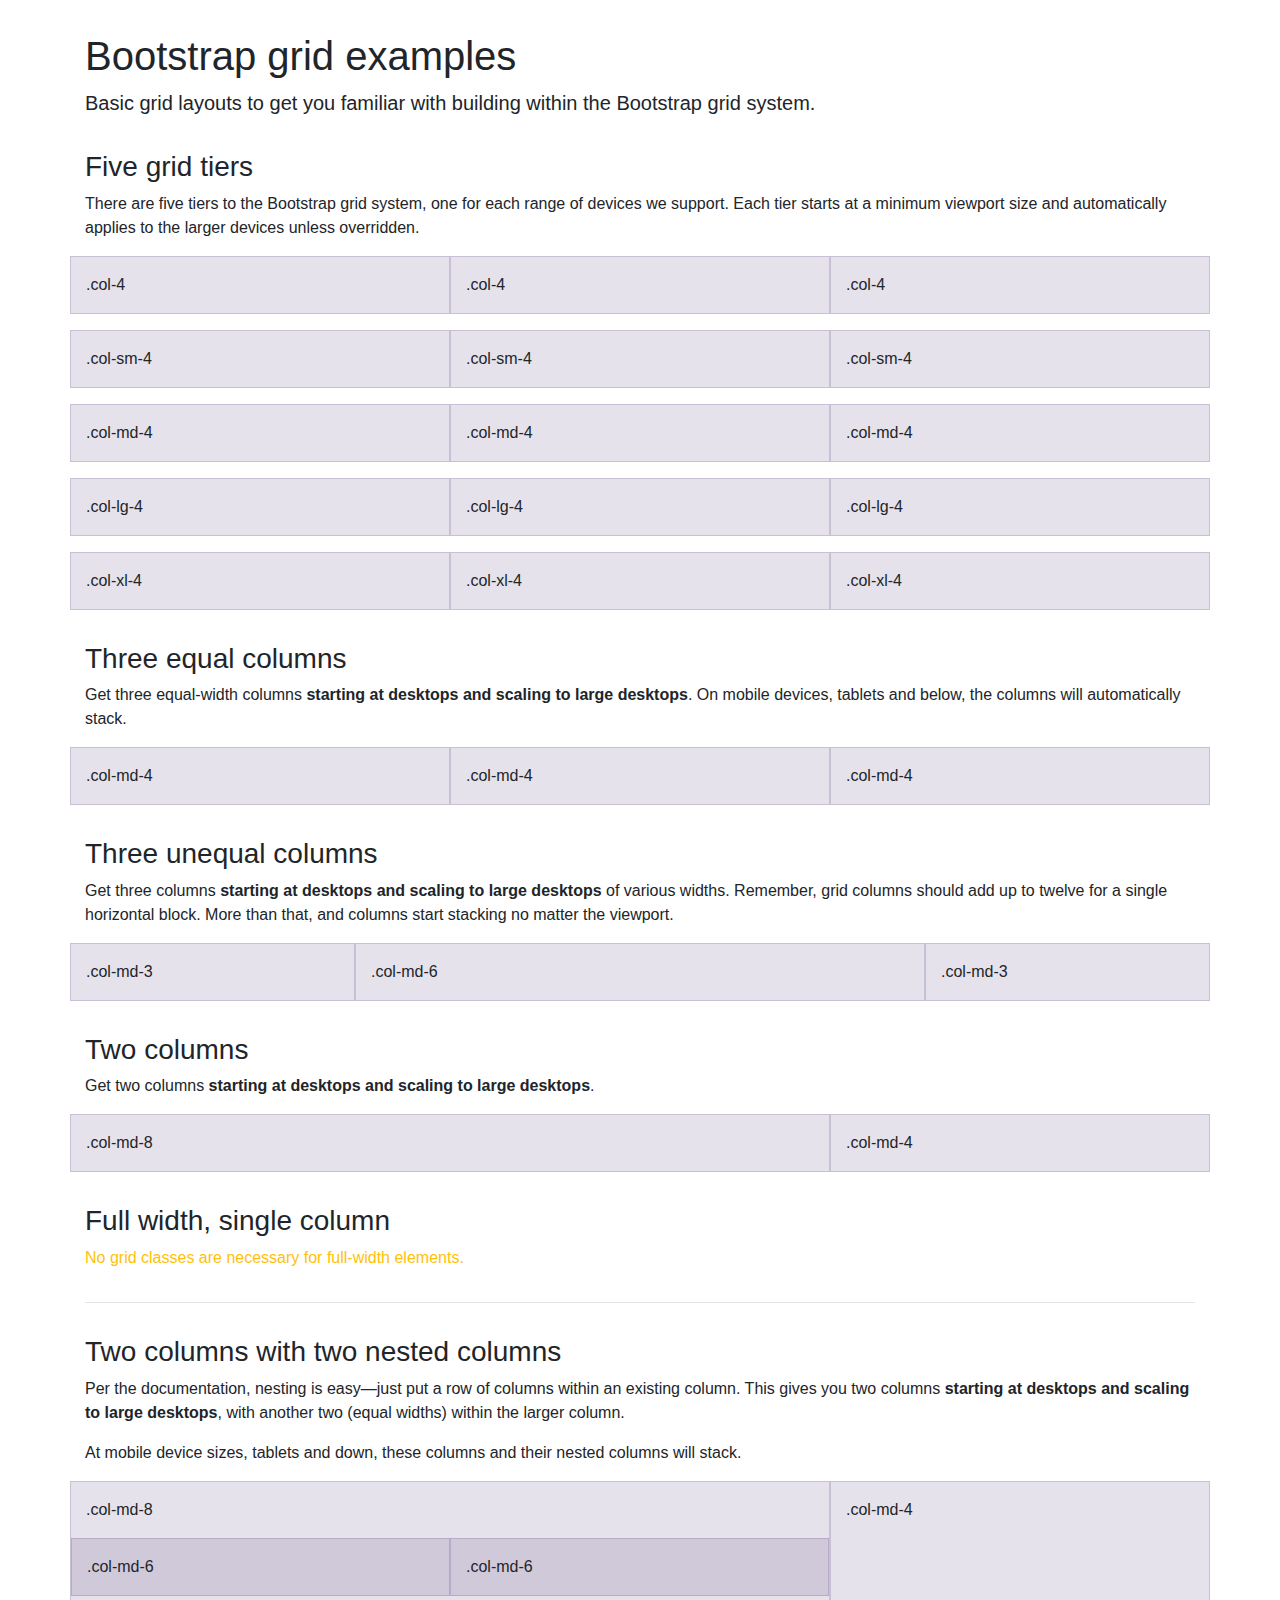
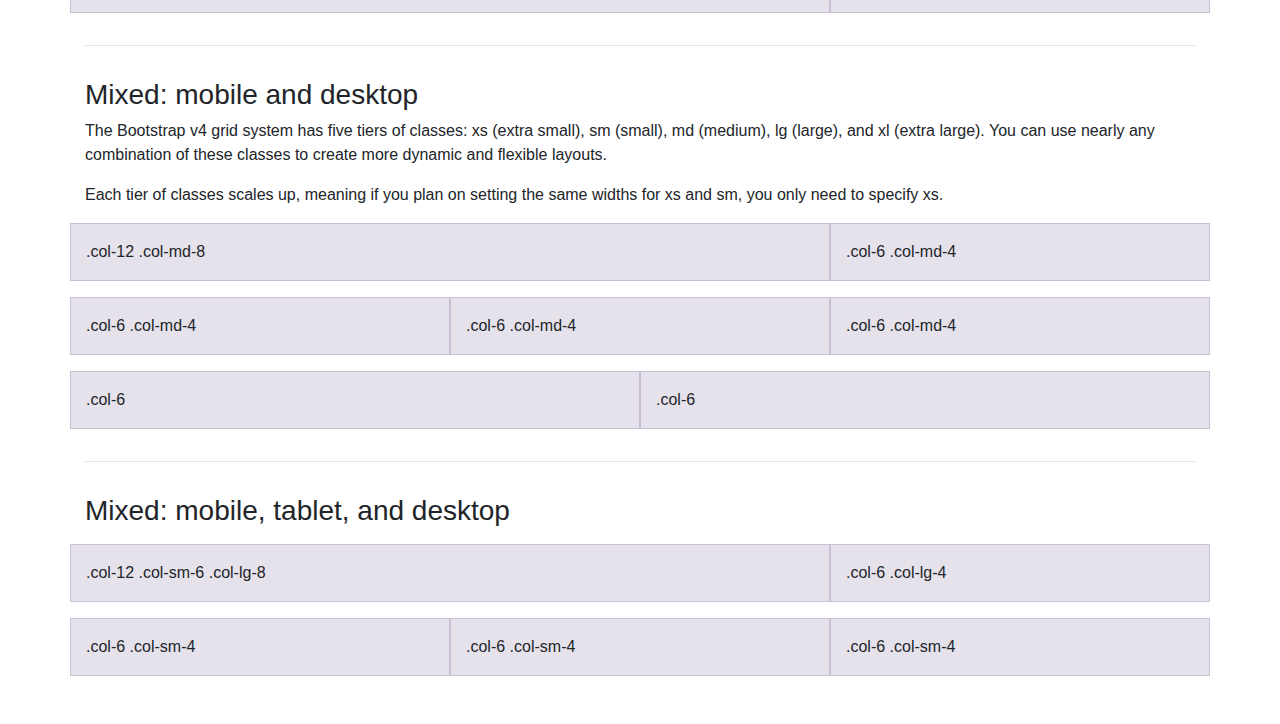
<file: bower_components/bootstrap/docs/4.1/examples/grid/index.html>
<!doctype html>
<html lang="en">
  <head>
    <meta charset="utf-8">
    <meta name="viewport" content="width=device-width, initial-scale=1, shrink-to-fit=no">
    <meta name="description" content="">
    <meta name="author" content="">
    <link rel="icon" href="../../../../favicon.ico">

    <title>Grid Template for Bootstrap</title>

    <!-- Bootstrap core CSS -->
    <link href="../../../../dist/css/bootstrap.min.css" rel="stylesheet">

    <!-- Custom styles for this template -->
    <link href="grid.css" rel="stylesheet">
  </head>

  <body>
    <div class="container">

      <h1>Bootstrap grid examples</h1>
      <p class="lead">Basic grid layouts to get you familiar with building within the Bootstrap grid system.</p>

      <h3>Five grid tiers</h3>
      <p>There are five tiers to the Bootstrap grid system, one for each range of devices we support. Each tier starts at a minimum viewport size and automatically applies to the larger devices unless overridden.</p>

      <div class="row">
        <div class="col-4">.col-4</div>
        <div class="col-4">.col-4</div>
        <div class="col-4">.col-4</div>
      </div>

      <div class="row">
        <div class="col-sm-4">.col-sm-4</div>
        <div class="col-sm-4">.col-sm-4</div>
        <div class="col-sm-4">.col-sm-4</div>
      </div>

      <div class="row">
        <div class="col-md-4">.col-md-4</div>
        <div class="col-md-4">.col-md-4</div>
        <div class="col-md-4">.col-md-4</div>
      </div>

      <div class="row">
        <div class="col-lg-4">.col-lg-4</div>
        <div class="col-lg-4">.col-lg-4</div>
        <div class="col-lg-4">.col-lg-4</div>
      </div>

      <div class="row">
        <div class="col-xl-4">.col-xl-4</div>
        <div class="col-xl-4">.col-xl-4</div>
        <div class="col-xl-4">.col-xl-4</div>
      </div>

      <h3>Three equal columns</h3>
      <p>Get three equal-width columns <strong>starting at desktops and scaling to large desktops</strong>. On mobile devices, tablets and below, the columns will automatically stack.</p>
      <div class="row">
        <div class="col-md-4">.col-md-4</div>
        <div class="col-md-4">.col-md-4</div>
        <div class="col-md-4">.col-md-4</div>
      </div>

      <h3>Three unequal columns</h3>
      <p>Get three columns <strong>starting at desktops and scaling to large desktops</strong> of various widths. Remember, grid columns should add up to twelve for a single horizontal block. More than that, and columns start stacking no matter the viewport.</p>
      <div class="row">
        <div class="col-md-3">.col-md-3</div>
        <div class="col-md-6">.col-md-6</div>
        <div class="col-md-3">.col-md-3</div>
      </div>

      <h3>Two columns</h3>
      <p>Get two columns <strong>starting at desktops and scaling to large desktops</strong>.</p>
      <div class="row">
        <div class="col-md-8">.col-md-8</div>
        <div class="col-md-4">.col-md-4</div>
      </div>

      <h3>Full width, single column</h3>
      <p class="text-warning">No grid classes are necessary for full-width elements.</p>

      <hr>

      <h3>Two columns with two nested columns</h3>
      <p>Per the documentation, nesting is easy—just put a row of columns within an existing column. This gives you two columns <strong>starting at desktops and scaling to large desktops</strong>, with another two (equal widths) within the larger column.</p>
      <p>At mobile device sizes, tablets and down, these columns and their nested columns will stack.</p>
      <div class="row">
        <div class="col-md-8">
          .col-md-8
          <div class="row">
            <div class="col-md-6">.col-md-6</div>
            <div class="col-md-6">.col-md-6</div>
          </div>
        </div>
        <div class="col-md-4">.col-md-4</div>
      </div>

      <hr>

      <h3>Mixed: mobile and desktop</h3>
      <p>The Bootstrap v4 grid system has five tiers of classes: xs (extra small), sm (small), md (medium), lg (large), and xl (extra large). You can use nearly any combination of these classes to create more dynamic and flexible layouts.</p>
      <p>Each tier of classes scales up, meaning if you plan on setting the same widths for xs and sm, you only need to specify xs.</p>
      <div class="row">
        <div class="col-12 col-md-8">.col-12 .col-md-8</div>
        <div class="col-6 col-md-4">.col-6 .col-md-4</div>
      </div>
      <div class="row">
        <div class="col-6 col-md-4">.col-6 .col-md-4</div>
        <div class="col-6 col-md-4">.col-6 .col-md-4</div>
        <div class="col-6 col-md-4">.col-6 .col-md-4</div>
      </div>
      <div class="row">
        <div class="col-6">.col-6</div>
        <div class="col-6">.col-6</div>
      </div>

      <hr>

      <h3>Mixed: mobile, tablet, and desktop</h3>
      <p></p>
      <div class="row">
        <div class="col-12 col-sm-6 col-lg-8">.col-12 .col-sm-6 .col-lg-8</div>
        <div class="col-6 col-lg-4">.col-6 .col-lg-4</div>
      </div>
      <div class="row">
        <div class="col-6 col-sm-4">.col-6 .col-sm-4</div>
        <div class="col-6 col-sm-4">.col-6 .col-sm-4</div>
        <div class="col-6 col-sm-4">.col-6 .col-sm-4</div>
      </div>

    </div> <!-- /container -->
  </body>
</html>
</file>
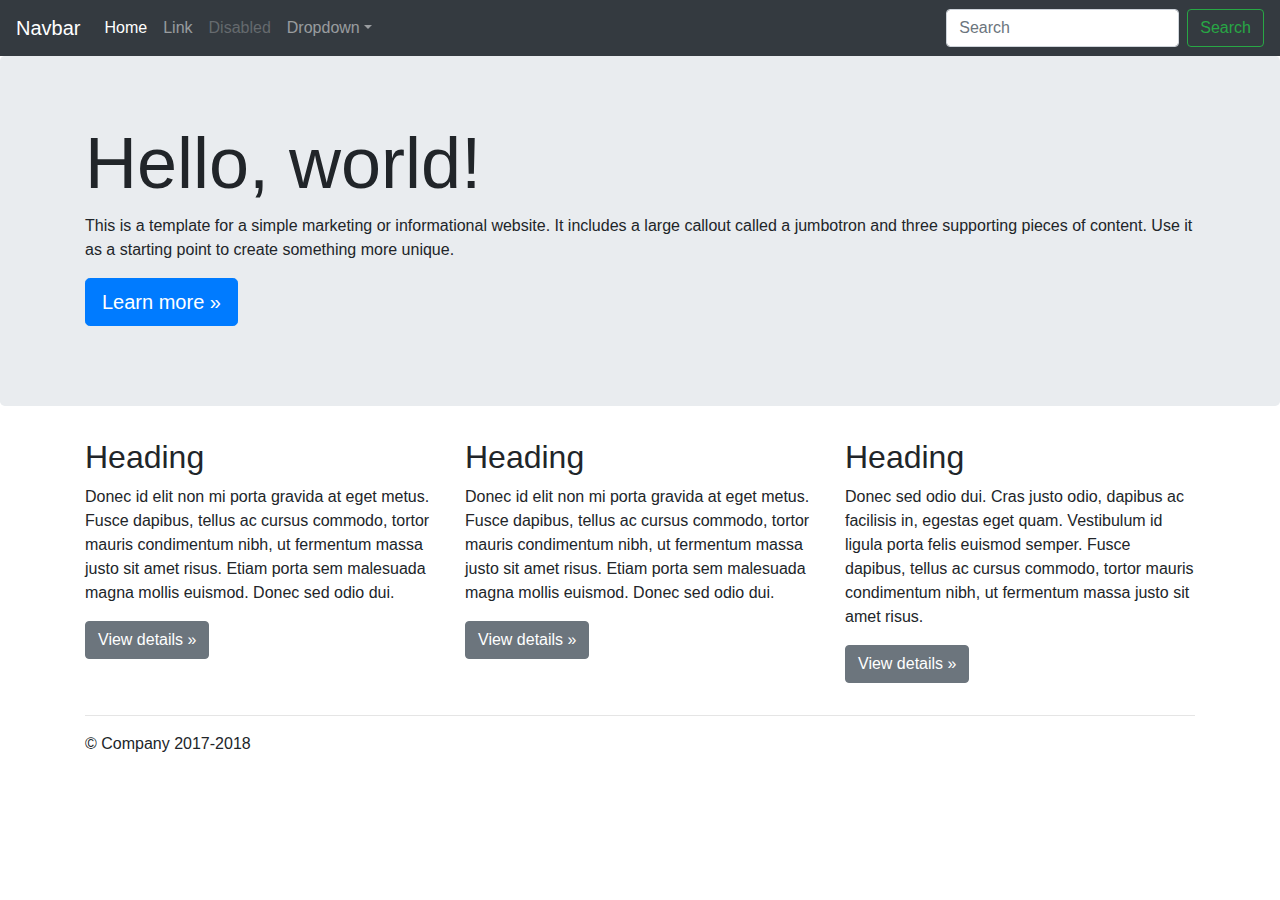
<file: bower_components/bootstrap/docs/4.1/examples/jumbotron/index.html>
<!doctype html>
<html lang="en">
  <head>
    <meta charset="utf-8">
    <meta name="viewport" content="width=device-width, initial-scale=1, shrink-to-fit=no">
    <meta name="description" content="">
    <meta name="author" content="">
    <link rel="icon" href="../../../../favicon.ico">

    <title>Jumbotron Template for Bootstrap</title>

    <!-- Bootstrap core CSS -->
    <link href="../../../../dist/css/bootstrap.min.css" rel="stylesheet">

    <!-- Custom styles for this template -->
    <link href="jumbotron.css" rel="stylesheet">
  </head>

  <body>

    <nav class="navbar navbar-expand-md navbar-dark fixed-top bg-dark">
      <a class="navbar-brand" href="#">Navbar</a>
      <button class="navbar-toggler" type="button" data-toggle="collapse" data-target="#navbarsExampleDefault" aria-controls="navbarsExampleDefault" aria-expanded="false" aria-label="Toggle navigation">
        <span class="navbar-toggler-icon"></span>
      </button>

      <div class="collapse navbar-collapse" id="navbarsExampleDefault">
        <ul class="navbar-nav mr-auto">
          <li class="nav-item active">
            <a class="nav-link" href="#">Home <span class="sr-only">(current)</span></a>
          </li>
          <li class="nav-item">
            <a class="nav-link" href="#">Link</a>
          </li>
          <li class="nav-item">
            <a class="nav-link disabled" href="#">Disabled</a>
          </li>
          <li class="nav-item dropdown">
            <a class="nav-link dropdown-toggle" href="http://example.com" id="dropdown01" data-toggle="dropdown" aria-haspopup="true" aria-expanded="false">Dropdown</a>
            <div class="dropdown-menu" aria-labelledby="dropdown01">
              <a class="dropdown-item" href="#">Action</a>
              <a class="dropdown-item" href="#">Another action</a>
              <a class="dropdown-item" href="#">Something else here</a>
            </div>
          </li>
        </ul>
        <form class="form-inline my-2 my-lg-0">
          <input class="form-control mr-sm-2" type="text" placeholder="Search" aria-label="Search">
          <button class="btn btn-outline-success my-2 my-sm-0" type="submit">Search</button>
        </form>
      </div>
    </nav>

    <main role="main">

      <!-- Main jumbotron for a primary marketing message or call to action -->
      <div class="jumbotron">
        <div class="container">
          <h1 class="display-3">Hello, world!</h1>
          <p>This is a template for a simple marketing or informational website. It includes a large callout called a jumbotron and three supporting pieces of content. Use it as a starting point to create something more unique.</p>
          <p><a class="btn btn-primary btn-lg" href="#" role="button">Learn more &raquo;</a></p>
        </div>
      </div>

      <div class="container">
        <!-- Example row of columns -->
        <div class="row">
          <div class="col-md-4">
            <h2>Heading</h2>
            <p>Donec id elit non mi porta gravida at eget metus. Fusce dapibus, tellus ac cursus commodo, tortor mauris condimentum nibh, ut fermentum massa justo sit amet risus. Etiam porta sem malesuada magna mollis euismod. Donec sed odio dui. </p>
            <p><a class="btn btn-secondary" href="#" role="button">View details &raquo;</a></p>
          </div>
          <div class="col-md-4">
            <h2>Heading</h2>
            <p>Donec id elit non mi porta gravida at eget metus. Fusce dapibus, tellus ac cursus commodo, tortor mauris condimentum nibh, ut fermentum massa justo sit amet risus. Etiam porta sem malesuada magna mollis euismod. Donec sed odio dui. </p>
            <p><a class="btn btn-secondary" href="#" role="button">View details &raquo;</a></p>
          </div>
          <div class="col-md-4">
            <h2>Heading</h2>
            <p>Donec sed odio dui. Cras justo odio, dapibus ac facilisis in, egestas eget quam. Vestibulum id ligula porta felis euismod semper. Fusce dapibus, tellus ac cursus commodo, tortor mauris condimentum nibh, ut fermentum massa justo sit amet risus.</p>
            <p><a class="btn btn-secondary" href="#" role="button">View details &raquo;</a></p>
          </div>
        </div>

        <hr>

      </div> <!-- /container -->

    </main>

    <footer class="container">
      <p>&copy; Company 2017-2018</p>
    </footer>

    <!-- Bootstrap core JavaScript
    ================================================== -->
    <!-- Placed at the end of the document so the pages load faster -->
    <script src="https://code.jquery.com/jquery-3.3.1.slim.min.js" integrity="sha384-q8i/X+965DzO0rT7abK41JStQIAqVgRVzpbzo5smXKp4YfRvH+8abtTE1Pi6jizo" crossorigin="anonymous"></script>
    <script>window.jQuery || document.write('<script src="../../../../assets/js/vendor/jquery-slim.min.js"><\/script>')</script>
    <script src="../../../../assets/js/vendor/popper.min.js"></script>
    <script src="../../../../dist/js/bootstrap.min.js"></script>
  </body>
</html>
</file>
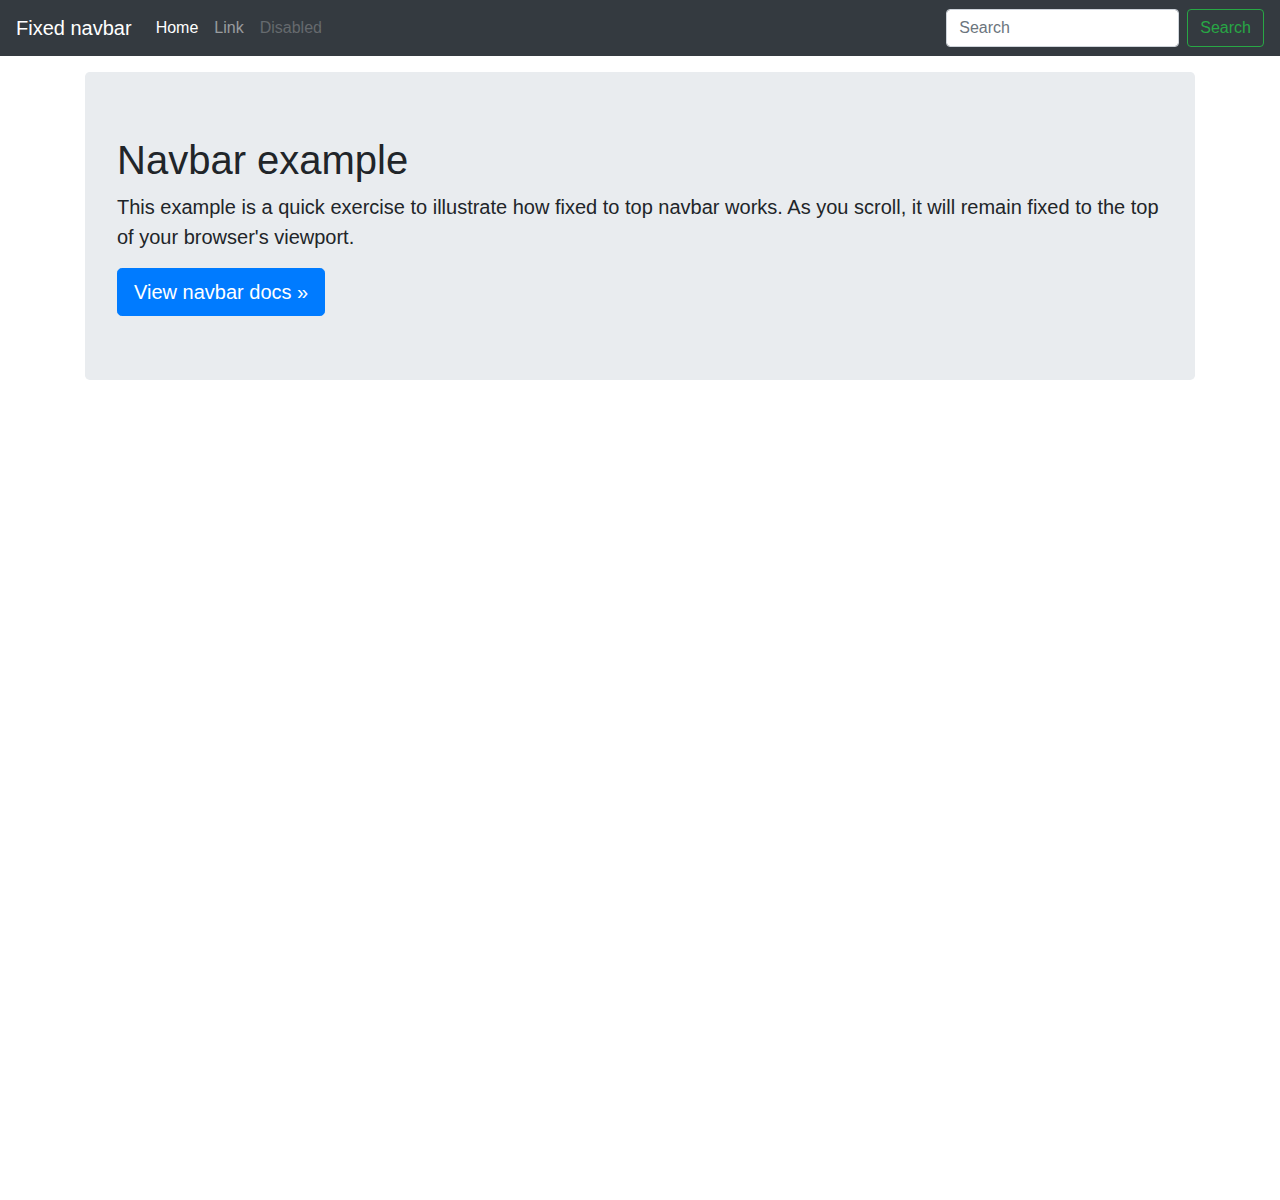
<file: bower_components/bootstrap/docs/4.1/examples/navbar-fixed/index.html>
<!doctype html>
<html lang="en">
  <head>
    <meta charset="utf-8">
    <meta name="viewport" content="width=device-width, initial-scale=1, shrink-to-fit=no">
    <meta name="description" content="">
    <meta name="author" content="">
    <link rel="icon" href="../../../../favicon.ico">

    <title>Fixed top navbar example for Bootstrap</title>

    <!-- Bootstrap core CSS -->
    <link href="../../../../dist/css/bootstrap.min.css" rel="stylesheet">

    <!-- Custom styles for this template -->
    <link href="navbar-top-fixed.css" rel="stylesheet">
  </head>

  <body>

    <nav class="navbar navbar-expand-md navbar-dark fixed-top bg-dark">
      <a class="navbar-brand" href="#">Fixed navbar</a>
      <button class="navbar-toggler" type="button" data-toggle="collapse" data-target="#navbarCollapse" aria-controls="navbarCollapse" aria-expanded="false" aria-label="Toggle navigation">
        <span class="navbar-toggler-icon"></span>
      </button>
      <div class="collapse navbar-collapse" id="navbarCollapse">
        <ul class="navbar-nav mr-auto">
          <li class="nav-item active">
            <a class="nav-link" href="#">Home <span class="sr-only">(current)</span></a>
          </li>
          <li class="nav-item">
            <a class="nav-link" href="#">Link</a>
          </li>
          <li class="nav-item">
            <a class="nav-link disabled" href="#">Disabled</a>
          </li>
        </ul>
        <form class="form-inline mt-2 mt-md-0">
          <input class="form-control mr-sm-2" type="text" placeholder="Search" aria-label="Search">
          <button class="btn btn-outline-success my-2 my-sm-0" type="submit">Search</button>
        </form>
      </div>
    </nav>

    <main role="main" class="container">
      <div class="jumbotron">
        <h1>Navbar example</h1>
        <p class="lead">This example is a quick exercise to illustrate how fixed to top navbar works. As you scroll, it will remain fixed to the top of your browser's viewport.</p>
        <a class="btn btn-lg btn-primary" href="../../components/navbar/" role="button">View navbar docs &raquo;</a>
      </div>
    </main>

    <!-- Bootstrap core JavaScript
    ================================================== -->
    <!-- Placed at the end of the document so the pages load faster -->
    <script src="https://code.jquery.com/jquery-3.3.1.slim.min.js" integrity="sha384-q8i/X+965DzO0rT7abK41JStQIAqVgRVzpbzo5smXKp4YfRvH+8abtTE1Pi6jizo" crossorigin="anonymous"></script>
    <script>window.jQuery || document.write('<script src="../../../../assets/js/vendor/jquery-slim.min.js"><\/script>')</script>
    <script src="../../../../assets/js/vendor/popper.min.js"></script>
    <script src="../../../../dist/js/bootstrap.min.js"></script>
  </body>
</html>
</file>
<file: bower_components/bootstrap/docs/4.1/examples/album/album.css>
:root {
  --jumbotron-padding-y: 3rem;
}

.jumbotron {
  padding-top: var(--jumbotron-padding-y);
  padding-bottom: var(--jumbotron-padding-y);
  margin-bottom: 0;
  background-color: #fff;
}
@media (min-width: 768px) {
  .jumbotron {
    padding-top: calc(var(--jumbotron-padding-y) * 2);
    padding-bottom: calc(var(--jumbotron-padding-y) * 2);
  }
}

.jumbotron p:last-child {
  margin-bottom: 0;
}

.jumbotron-heading {
  font-weight: 300;
}

.jumbotron .container {
  max-width: 40rem;
}

footer {
  padding-top: 3rem;
  padding-bottom: 3rem;
}

footer p {
  margin-bottom: .25rem;
}

.box-shadow { box-shadow: 0 .25rem .75rem rgba(0, 0, 0, .05); }
</file>
<file: bower_components/bootstrap/docs/4.1/examples/blog/blog.css>
/* stylelint-disable selector-list-comma-newline-after */

.blog-header {
  line-height: 1;
  border-bottom: 1px solid #e5e5e5;
}

.blog-header-logo {
  font-family: "Playfair Display", Georgia, "Times New Roman", serif;
  font-size: 2.25rem;
}

.blog-header-logo:hover {
  text-decoration: none;
}

h1, h2, h3, h4, h5, h6 {
  font-family: "Playfair Display", Georgia, "Times New Roman", serif;
}

.display-4 {
  font-size: 2.5rem;
}
@media (min-width: 768px) {
  .display-4 {
    font-size: 3rem;
  }
}

.nav-scroller {
  position: relative;
  z-index: 2;
  height: 2.75rem;
  overflow-y: hidden;
}

.nav-scroller .nav {
  display: -ms-flexbox;
  display: flex;
  -ms-flex-wrap: nowrap;
  flex-wrap: nowrap;
  padding-bottom: 1rem;
  margin-top: -1px;
  overflow-x: auto;
  text-align: center;
  white-space: nowrap;
  -webkit-overflow-scrolling: touch;
}

.nav-scroller .nav-link {
  padding-top: .75rem;
  padding-bottom: .75rem;
  font-size: .875rem;
}

.card-img-right {
  height: 100%;
  border-radius: 0 3px 3px 0;
}

.flex-auto {
  -ms-flex: 0 0 auto;
  flex: 0 0 auto;
}

.h-250 { height: 250px; }
@media (min-width: 768px) {
  .h-md-250 { height: 250px; }
}

.border-top { border-top: 1px solid #e5e5e5; }
.border-bottom { border-bottom: 1px solid #e5e5e5; }

.box-shadow { box-shadow: 0 .25rem .75rem rgba(0, 0, 0, .05); }

/*
 * Blog name and description
 */
.blog-title {
  margin-bottom: 0;
  font-size: 2rem;
  font-weight: 400;
}
.blog-description {
  font-size: 1.1rem;
  color: #999;
}

@media (min-width: 40em) {
  .blog-title {
    font-size: 3.5rem;
  }
}

/* Pagination */
.blog-pagination {
  margin-bottom: 4rem;
}
.blog-pagination > .btn {
  border-radius: 2rem;
}

/*
 * Blog posts
 */
.blog-post {
  margin-bottom: 4rem;
}
.blog-post-title {
  margin-bottom: .25rem;
  font-size: 2.5rem;
}
.blog-post-meta {
  margin-bottom: 1.25rem;
  color: #999;
}

/*
 * Footer
 */
.blog-footer {
  padding: 2.5rem 0;
  color: #999;
  text-align: center;
  background-color: #f9f9f9;
  border-top: .05rem solid #e5e5e5;
}
.blog-footer p:last-child {
  margin-bottom: 0;
}
</file>
<file: bower_components/bootstrap/docs/4.1/examples/carousel/carousel.css>
/* GLOBAL STYLES
-------------------------------------------------- */
/* Padding below the footer and lighter body text */

body {
  padding-top: 3rem;
  padding-bottom: 3rem;
  color: #5a5a5a;
}


/* CUSTOMIZE THE CAROUSEL
-------------------------------------------------- */

/* Carousel base class */
.carousel {
  margin-bottom: 4rem;
}
/* Since positioning the image, we need to help out the caption */
.carousel-caption {
  bottom: 3rem;
  z-index: 10;
}

/* Declare heights because of positioning of img element */
.carousel-item {
  height: 32rem;
  background-color: #777;
}
.carousel-item > img {
  position: absolute;
  top: 0;
  left: 0;
  min-width: 100%;
  height: 32rem;
}


/* MARKETING CONTENT
-------------------------------------------------- */

/* Center align the text within the three columns below the carousel */
.marketing .col-lg-4 {
  margin-bottom: 1.5rem;
  text-align: center;
}
.marketing h2 {
  font-weight: 400;
}
.marketing .col-lg-4 p {
  margin-right: .75rem;
  margin-left: .75rem;
}


/* Featurettes
------------------------- */

.featurette-divider {
  margin: 5rem 0; /* Space out the Bootstrap <hr> more */
}

/* Thin out the marketing headings */
.featurette-heading {
  font-weight: 300;
  line-height: 1;
  letter-spacing: -.05rem;
}


/* RESPONSIVE CSS
-------------------------------------------------- */

@media (min-width: 40em) {
  /* Bump up size of carousel content */
  .carousel-caption p {
    margin-bottom: 1.25rem;
    font-size: 1.25rem;
    line-height: 1.4;
  }

  .featurette-heading {
    font-size: 50px;
  }
}

@media (min-width: 62em) {
  .featurette-heading {
    margin-top: 7rem;
  }
}
</file>
<file: bower_components/bootstrap/docs/4.1/examples/cover/cover.css>
/*
 * Globals
 */

/* Links */
a,
a:focus,
a:hover {
  color: #fff;
}

/* Custom default button */
.btn-secondary,
.btn-secondary:hover,
.btn-secondary:focus {
  color: #333;
  text-shadow: none; /* Prevent inheritance from `body` */
  background-color: #fff;
  border: .05rem solid #fff;
}


/*
 * Base structure
 */

html,
body {
  height: 100%;
  background-color: #333;
}

body {
  display: -ms-flexbox;
  display: flex;
  color: #fff;
  text-shadow: 0 .05rem .1rem rgba(0, 0, 0, .5);
  box-shadow: inset 0 0 5rem rgba(0, 0, 0, .5);
}

.cover-container {
  max-width: 42em;
}


/*
 * Header
 */
.masthead {
  margin-bottom: 2rem;
}

.masthead-brand {
  margin-bottom: 0;
}

.nav-masthead .nav-link {
  padding: .25rem 0;
  font-weight: 700;
  color: rgba(255, 255, 255, .5);
  background-color: transparent;
  border-bottom: .25rem solid transparent;
}

.nav-masthead .nav-link:hover,
.nav-masthead .nav-link:focus {
  border-bottom-color: rgba(255, 255, 255, .25);
}

.nav-masthead .nav-link + .nav-link {
  margin-left: 1rem;
}

.nav-masthead .active {
  color: #fff;
  border-bottom-color: #fff;
}

@media (min-width: 48em) {
  .masthead-brand {
    float: left;
  }
  .nav-masthead {
    float: right;
  }
}


/*
 * Cover
 */
.cover {
  padding: 0 1.5rem;
}
.cover .btn-lg {
  padding: .75rem 1.25rem;
  font-weight: 700;
}


/*
 * Footer
 */
.mastfoot {
  color: rgba(255, 255, 255, .5);
}
</file>
<file: bower_components/bootstrap/docs/4.1/examples/grid/grid.css>
body {
  padding-top: 2rem;
  padding-bottom: 2rem;
}

h3 {
  margin-top: 2rem;
}

.row {
  margin-bottom: 1rem;
}
.row .row {
  margin-top: 1rem;
  margin-bottom: 0;
}
[class*="col-"] {
  padding-top: 1rem;
  padding-bottom: 1rem;
  background-color: rgba(86, 61, 124, .15);
  border: 1px solid rgba(86, 61, 124, .2);
}

hr {
  margin-top: 2rem;
  margin-bottom: 2rem;
}
</file>
<file: bower_components/bootstrap/docs/4.1/examples/jumbotron/jumbotron.css>
/* Move down content because we have a fixed navbar that is 3.5rem tall */
body {
  padding-top: 3.5rem;
}
</file>
<file: bower_components/bootstrap/docs/4.1/examples/navbar-fixed/navbar-top-fixed.css>
/* Show it is fixed to the top */
body {
  min-height: 75rem;
  padding-top: 4.5rem;
}
</file>
